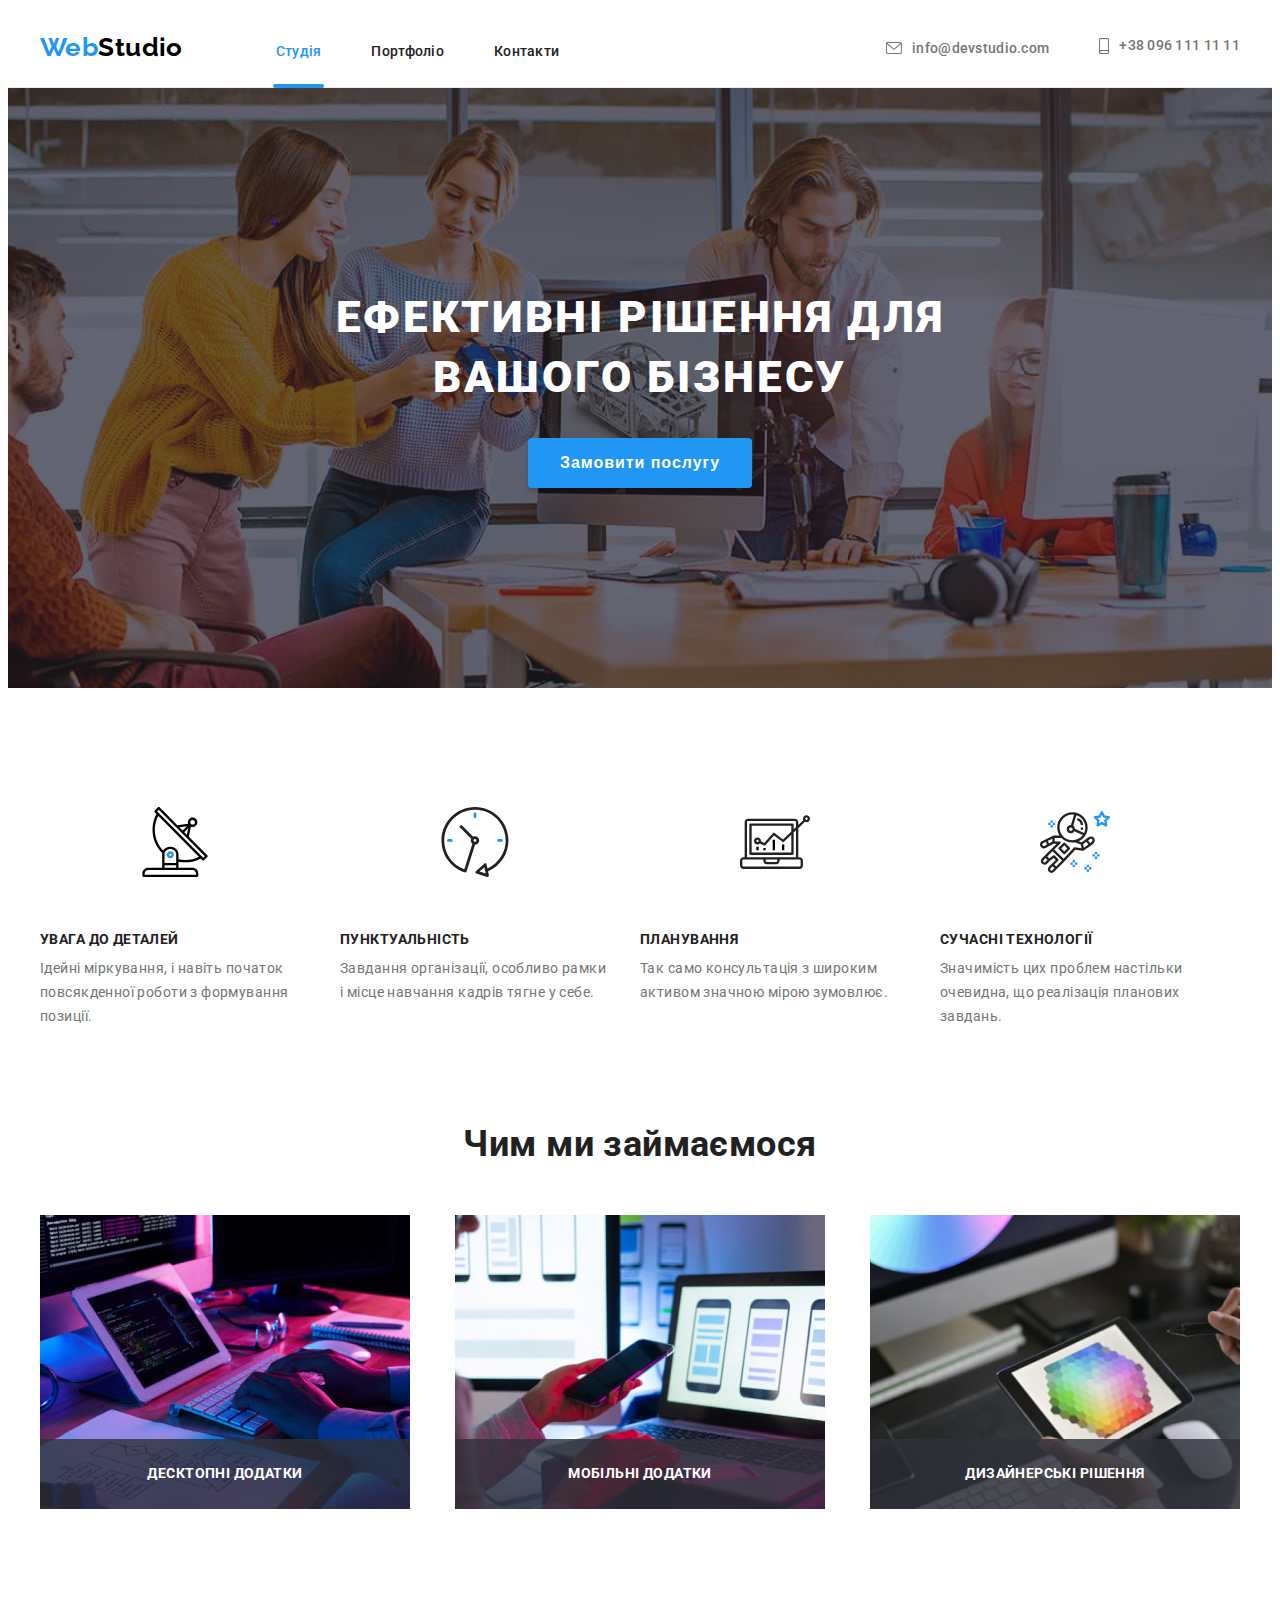
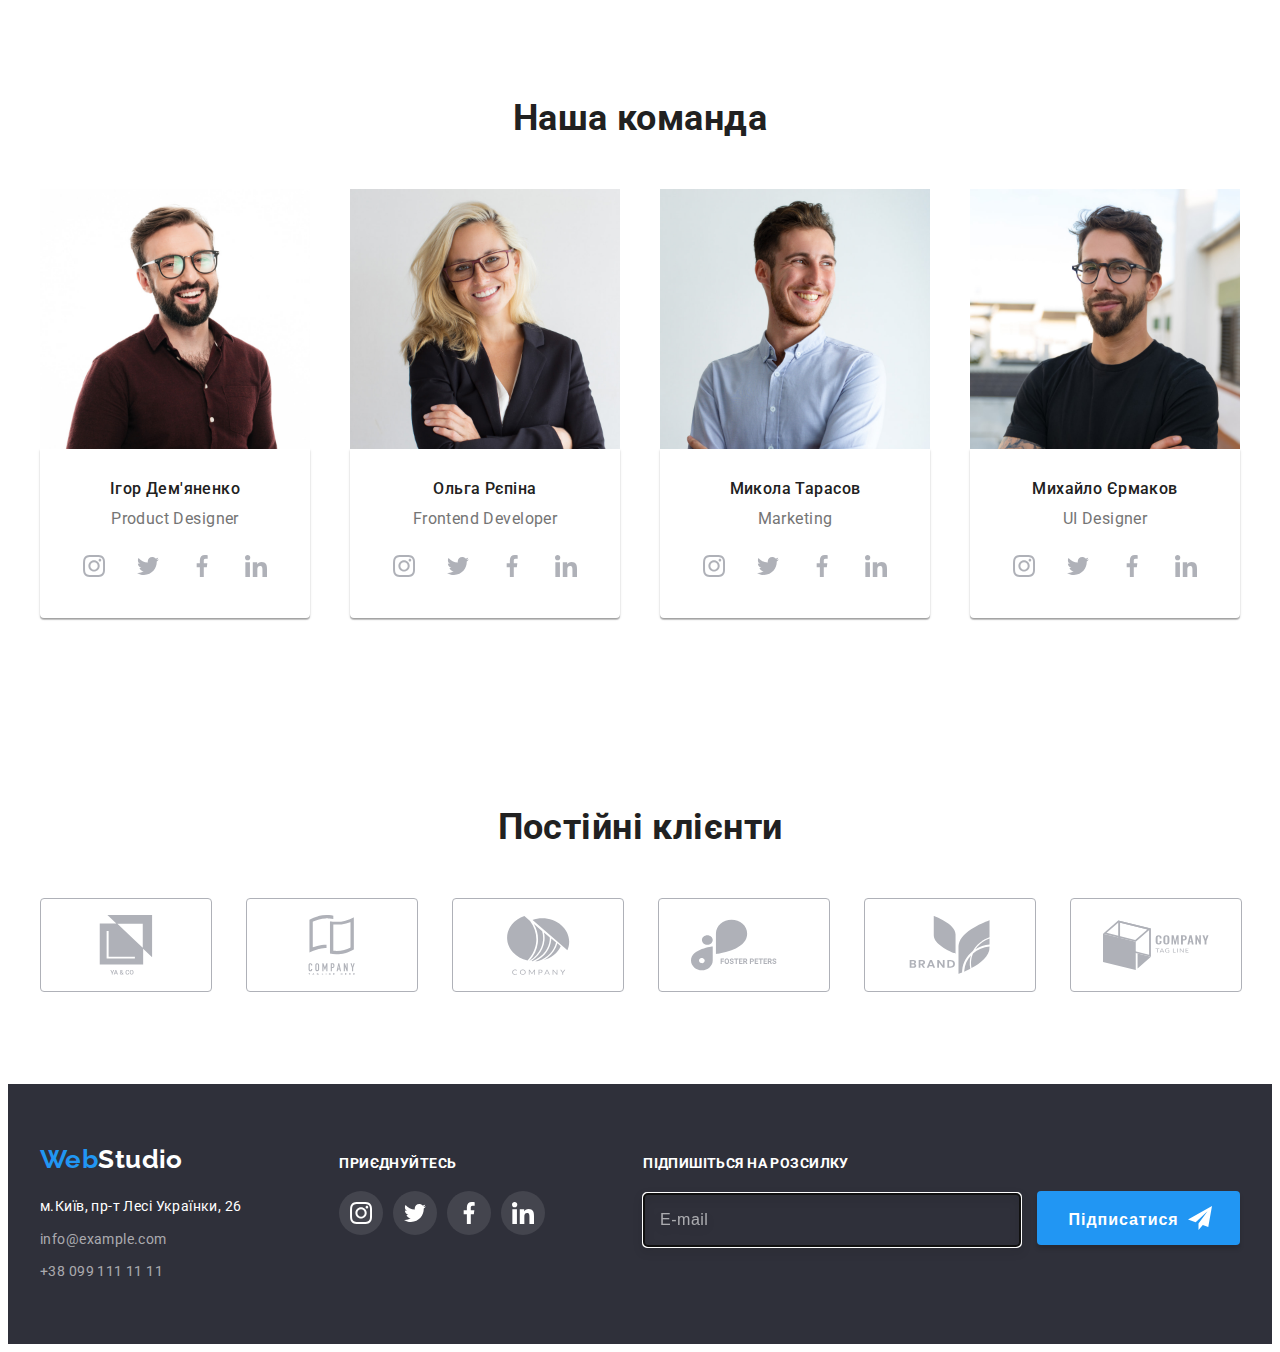
<file: index.html>
<!DOCTYPE html>
<html lang="uk">
  <head>
    <meta charset="UTF-8" />
    <meta http-equiv="X-UA-Compatible" content="IE=edge" />
    <meta name="viewport" content="width=device-width, initial-scale=1.0" />
    <title>WebStudio</title>
    <link
      href="https://fonts.googleapis.com/css2?family=Raleway:wght@700&family=Roboto:wght@400;500;700;900"
      rel="stylesheet"
    />

    <link
      rel="stylesheet"
      href="https://cdnjs.cloudflare.com/ajax/libs/modern-normalize/1.1.0/modern-normalize.min.css"
      integrity="sha512-wpPYUAdjBVSE4KJnH1VR1HeZfpl1ub8YT/NKx4PuQ5NmX2tKuGu6U/JRp5y+Y8XG2tV+wKQpNHVUX03MfMFn9Q=="
      crossorigin="anonymous"
      referrerpolicy="no-referrer"
    />
    <!-- <link rel="stylesheet" href="./css/normalize.css" /> -->
    <!-- <link rel="stylesheet" href="./css/aside.css"/> -->
    <link rel="stylesheet" href="./css/styles.css" />
  </head>

  <body>
    <header class="header">
      <div class="header__container container">
        <nav class="menu">
          <a class="logo" href="./index.html"
            ><span class="accent">Web</span>Studio</a
          >
          <ul class="header__items header__items-nav items">
            <li class="header__item active">
              <a class="nav__link link" href="./index.html">Студія</a>
            </li>

            <li class="header__item">
              <a class="nav__link link" href="./portfolio.html">Портфоліо</a>
            </li>

            <li class="header__item">
              <a class="nav__link link" href="#">Контакти</a>
            </li>
          </ul>
        </nav>

        <ul class="header__items items">
          <li class="header__item">
            <a
              class="contact__link contact__link-envelope link"
              href="mailto:info@devstudio.com"
            >
              <svg class="icon__contact" width="16px" height="12px">
                <use href="./images/icon/symbol-defs.svg#icon-envelope"></use>
              </svg>
              info@devstudio.com</a
            >
          </li>

          <li class="header__item">
            <a class="contact__link link" href="tel:+380961111111"
              ><svg class="icon__contact" width="10px" height="16px">
                <use
                  href="./images/icon/symbol-defs.svg#icon-smartphone "
                ></use>
              </svg>
              +38 096 111 11 11</a
            >
          </li>
        </ul>
      </div>
    </header>

    <main>
      <section class="section hero">
        <div class="container">
          <h1 class="hero__title title">
            Ефективні рішення для вашого бізнесу
          </h1>
          <button class="hero__button button" type="button" data-modal-open>
            Замовити послугу
          </button>
        </div>
      </section>
      <section class="section features">
        <div class="container">
          <h2 class="visually-hidden">Особливості</h2>
          <ul class="features__items items">
            <li class="features__item">
              <div class="features__tumb">
                <svg class="features__icon">
                  <use href="./images/icon/symbol-defs.svg#icon-antenna "></use>
                </svg>
              </div>
              <h3 class="feature__subtitle subtitle">Увага до деталей</h3>
              <p class="feature__text">
                Ідейні міркування, і навіть початок повсякденної роботи з
                формування позиції.
              </p>
            </li>

            <li class="features__item">
              <div class="features__tumb">
                <svg class="features__icon">
                  <use href="./images/icon/symbol-defs.svg#icon-clock "></use>
                </svg>
              </div>
              <h3 class="feature__subtitle subtitle">Пунктуальність</h3>
              <p class="feature__text">
                Завдання організації, особливо рамки і місце навчання кадрів
                тягне у себе.
              </p>
            </li>

            <li class="features__item">
              <div class="features__tumb">
                <svg class="features__icon">
                  <use href="./images/icon/symbol-defs.svg#icon-diagram "></use>
                </svg>
              </div>
              <h3 class="feature__subtitle subtitle">Планування</h3>
              <p class="feature__text">
                Так само консультація з широким активом значною мірою зумовлює.
              </p>
            </li>
            <li class="features__item">
              <div class="features__tumb">
                <svg class="features__icon">
                  <use
                    href="./images/icon/symbol-defs.svg#icon-astronaut "
                  ></use>
                </svg>
              </div>
              <h3 class="feature__subtitle subtitle">Сучасні технології</h3>
              <p class="feature__text">
                Значимість цих проблем настільки очевидна, що реалізація
                планових завдань.
              </p>
            </li>
          </ul>
        </div>
      </section>

      <section class="section activity">
        <div class="container">
          <h2 class="title">Чим ми займаємося</h2>
          <ul class="activity__items items">
            <li>
              <div class="activity__tumb">
                <img
                  class="activity__img"
                  src="./images/box-1.jpg"
                  alt="ПК"
                  width="370"
                />
                <h3 class="activiti__subtitle subtitle">Десктопні додатки</h3>
              </div>
            </li>
            <li>
              <div class="activity__tumb">
                <img
                  class="activity__img"
                  src="./images/box-2.jpg"
                  alt="Телефон"
                  width="370"
                />
                <h3 class="activiti__subtitle subtitle">Мобільні додатки</h3>
              </div>
            </li>
            <li>
              <div class="activity__tumb">
                <img
                  class="activity__img"
                  src="./images/box-3.jpg"
                  alt="Планшет"
                  width="370"
                />
                <h3 class="activiti__subtitle subtitle">
                  Дизайнерські рішення
                </h3>
              </div>
            </li>
          </ul>
        </div>
      </section>
      <section class="section team">
        <div class="container">
          <h2 class="title">Наша команда</h2>
          <ul class="team__items items">
            <li>
              <img
                class="team__img"
                src="./images/team-1.jpg"
                alt="Игорь Демьяненко"
                width="270"
              />
              <div class="team__card">
                <h3 class="team__subtitle">Ігор Дем'яненко</h3>
                <p class="team__text" lang="en">Product Designer</p>
                <ul class="social__icons items">
                  <li class="tumb-social">
                    <a href="" class="icon-social__team icon-social">
                      <svg class="icon-social__icon" width="22" height="22">
                        <use
                          href="./images/icon/symbol-defs.svg#icon-instagram"
                        ></use>
                      </svg>
                    </a>
                  </li>
                  <li class="tumb-social">
                    <a href="" class="icon-social__team icon-social">
                      <svg class="icon-social__icon" width="22" height="22">
                        <use
                          href="./images/icon/symbol-defs.svg#icon-twitter "
                        ></use>
                      </svg>
                    </a>
                  </li>
                  <li class="tumb-social">
                    <a href="" class="icon-social__team icon-social">
                      <svg class="icon-social__icon" width="22" height="22">
                        <use
                          href="./images/icon/symbol-defs.svg#icon-facebook"
                        ></use>
                      </svg>
                    </a>
                  </li>
                  <li class="tumb-social">
                    <a href="" class="icon-social__team icon-social">
                      <svg class="icon-social__icon" width="22" height="22">
                        <use
                          href="./images/icon/symbol-defs.svg#icon-linkedin "
                        ></use>
                      </svg>
                    </a>
                  </li>
                </ul>
              </div>
            </li>

            <li>
              <img
                class="team__img"
                src="./images/team-2.jpg"
                alt="Ольга Репина"
                width="270"
              />
              <div class="team__card">
                <h3 class="team__subtitle">Ольга Рєпіна</h3>
                <p class="team__text" lang="en">Frontend Developer</p>
                <ul class="social__icons items">
                  <li class="tumb-social">
                    <a href="" class="icon-social__team icon-social">
                      <svg class="icon-social__icon" width="22" height="22">
                        <use
                          href="./images/icon/symbol-defs.svg#icon-instagram"
                        ></use>
                      </svg>
                    </a>
                  </li>
                  <li class="tumb-social">
                    <a href="" class="icon-social__team icon-social">
                      <svg class="icon-social__icon" width="22" height="22">
                        <use
                          href="./images/icon/symbol-defs.svg#icon-twitter "
                        ></use>
                      </svg>
                    </a>
                  </li>
                  <li class="tumb-social">
                    <a href="" class="icon-social__team icon-social">
                      <svg class="icon-social__icon" width="22" height="22">
                        <use
                          href="./images/icon/symbol-defs.svg#icon-facebook"
                        ></use>
                      </svg>
                    </a>
                  </li>
                  <li class="tumb-social">
                    <a href="" class="icon-social__team icon-social">
                      <svg class="icon-social__icon" width="22" height="22">
                        <use
                          href="./images/icon/symbol-defs.svg#icon-linkedin "
                        ></use>
                      </svg>
                    </a>
                  </li>
                </ul>
              </div>
            </li>

            <li>
              <img
                class="team__img"
                src="./images/team-3.jpg"
                alt="Микола Тарасов"
                width="270"
              />
              <div class="team__card">
                <h3 class="team__subtitle">Микола Тарасов</h3>
                <p class="team__text" lang="en">Marketing</p>
                <ul class="social__icons items">
                  <li class="tumb-social">
                    <a href="" class="icon-social__team icon-social">
                      <svg class="icon-social__icon" width="22" height="22">
                        <use
                          href="./images/icon/symbol-defs.svg#icon-instagram"
                        ></use>
                      </svg>
                    </a>
                  </li>
                  <li class="tumb-social">
                    <a href="" class="icon-social__team icon-social">
                      <svg class="icon-social__icon" width="22" height="22">
                        <use
                          href="./images/icon/symbol-defs.svg#icon-twitter "
                        ></use>
                      </svg>
                    </a>
                  </li>
                  <li class="tumb-social">
                    <a href="" class="icon-social__team icon-social">
                      <svg class="icon-social__icon" width="22" height="22">
                        <use
                          href="./images/icon/symbol-defs.svg#icon-facebook"
                        ></use>
                      </svg>
                    </a>
                  </li>
                  <li class="tumb-social">
                    <a href="" class="icon-social__team icon-social">
                      <svg class="icon-social__icon" width="22" height="22">
                        <use
                          href="./images/icon/symbol-defs.svg#icon-linkedin "
                        ></use>
                      </svg>
                    </a>
                  </li>
                </ul>
              </div>
            </li>

            <li>
              <img
                class="team__img"
                src="./images/team-4.jpg"
                alt="Михайло Єрмаков"
                width="270"
              />
              <div class="team__card">
                <h3 class="team__subtitle">Михайло Єрмаков</h3>
                <p class="team__text" lang="en">UI Designer</p>
                <ul class="social__icons items">
                  <li class="tumb-social">
                    <a href="" class="icon-social__team icon-social">
                      <svg class="icon-social__icon" width="22" height="22">
                        <use
                          href="./images/icon/symbol-defs.svg#icon-instagram"
                        ></use>
                      </svg>
                    </a>
                  </li>
                  <li class="tumb-social">
                    <a href="" class="icon-social__team icon-social">
                      <svg class="icon-social__icon" width="22" height="22">
                        <use
                          href="./images/icon/symbol-defs.svg#icon-twitter "
                        ></use>
                      </svg>
                    </a>
                  </li>
                  <li class="tumb-social">
                    <a href="" class="icon-social__team icon-social">
                      <svg class="icon-social__icon" width="22" height="22">
                        <use
                          href="./images/icon/symbol-defs.svg#icon-facebook"
                        ></use>
                      </svg>
                    </a>
                  </li>
                  <li class="tumb-social">
                    <a href="" class="icon-social__team icon-social">
                      <svg class="icon-social__icon" width="22" height="22">
                        <use
                          href="./images/icon/symbol-defs.svg#icon-linkedin "
                        ></use>
                      </svg>
                    </a>
                  </li>
                </ul>
              </div>
            </li>
          </ul>
        </div>
      </section>
      <section class="section customers">
        <div class="container">
          <h2 class="title">Постійні клієнти</h2>
          <ul class="customers__items items">
            <li class="customers__item">
              <a href="" class="customers__link">
                <svg class="customers__icon" width="106" height="60">
                  <use href="./images/icon/symbol-defs.svg#icon-company1"></use>
                </svg>
              </a>
            </li>

            <li class="customers__item">
              <a href="" class="customers__link">
                <svg class="customers__icon" width="106" height="60">
                  <use href="./images/icon/symbol-defs.svg#icon-company2"></use>
                </svg>
              </a>
            </li>
            <li class="customers__item">
              <a href="" class="customers__link">
                <svg class="customers__icon" width="106" height="60">
                  <use href="./images/icon/symbol-defs.svg#icon-company3"></use>
                </svg>
              </a>
            </li>
            <li class="customers__item">
              <a href="" class="customers__link">
                <svg class="customers__icon" width="106" height="60">
                  <use href="./images/icon/symbol-defs.svg#icon-company4"></use>
                </svg>
              </a>
            </li>
            <li class="customers__item">
              <a href="" class="customers__link">
                <svg class="customers__icon" width="106" height="60">
                  <use href="./images/icon/symbol-defs.svg#icon-company5"></use>
                </svg>
              </a>
            </li>
            <li class="customers__item">
              <a href="" class="customers__link">
                <svg class="customers__icon" width="106" height="60">
                  <use href="./images/icon/symbol-defs.svg#icon-company6"></use>
                </svg>
              </a>
            </li>
          </ul>
        </div>
      </section>
    </main>

    <footer class="footer">
      <div class="footer__container container">
        <div class="footer__block">
          <a class="logo__footer logo" href="./index.html">
            <span class="accent">Web</span>Studio
          </a>
          <address class="footer__address">
            <ul class="items">
              <li class="footer__item">
                <a
                  class="link address"
                  href="https://goo.gl/maps/3Kuta68CW6E7DT3t5"
                  target="_blank"
                  rel="noopener nofollow"
                  >м.Київ, пр-т Лесі Українки, 26</a
                >
              </li>
              <li class="footer__item">
                <a class="footer__link link" href="mailto:info@example.com"
                  >info@example.com</a
                >
              </li>
              <li class="footer__item">
                <a class="footer__link link" href="tel:+380991111111"
                  >+38 099 111 11 11</a
                >
              </li>
            </ul>
          </address>
        </div>
        <div class="footer__block footer-social">
          <h3 class="footer__subtitle subtitle">приєднуйтесь</h3>
          <ul class="social__icons items">
            <li class="footer__icon tumb-social">
              <a href="" class="icon-social__footer icon-social">
                <svg class="icon-social__icon" width="22" height="22">
                  <use
                    href="./images/icon/symbol-defs.svg#icon-instagram"
                  ></use>
                </svg>
              </a>
            </li>
            <li class="footer__icon tumb-social">
              <a href="" class="icon-social__footer icon-social">
                <svg class="icon-social__icon" width="22" height="22">
                  <use href="./images/icon/symbol-defs.svg#icon-twitter "></use>
                </svg>
              </a>
            </li>
            <li class="footer__icon tumb-social">
              <a href="" class="icon-social__footer icon-social">
                <svg class="icon-social__icon" width="22" height="22">
                  <use href="./images/icon/symbol-defs.svg#icon-facebook"></use>
                </svg>
              </a>
            </li>
            <li class="footer__icon tumb-social">
              <a href="" class="icon-social__footer icon-social">
                <svg class="icon-social__icon" width="22" height="22">
                  <use
                    href="./images/icon/symbol-defs.svg#icon-linkedin "
                  ></use>
                </svg>
              </a>
            </li>
          </ul>
        </div>
        <form action="" footer__block>
          <h3 class="footer__subtitle subtitle">Підпишіться на розсилку</h3>
          <div>
            <label>
              <input
                class="footer__input"
                type="email"
                name="email"
                id="user_email"
                placeholder="E-mail"
                autofocus
              />
            </label>
            <button class="footer__button button" type="submit">
              Підписатися
              <svg
                class="icon-social__icon footer__send-icon"
                width="24"
                height="24"
              >
                <use href="./images/icon/symbol-defs.svg#icon-send"></use>
              </svg>
            </button>
          </div>
        </form>
      </div>
    </footer>

    <div class="backdrop is-hidden" data-modal>
      <div class="modal">
        <button type="button" class="modal__close" data-modal-close>
          <svg class="modal__close-icon" width="18" height="18">
            <use href="./images/icon/symbol-defs.svg#icon-close"></use>
          </svg>
        </button>

        <p class="modal__title">Залиште свої дані, ми вам передзвонимо</p>
        <form class="modal__form">
          <label for="username" class="modal__label">Ім'я</label>
          <div class="modal__user-name modal__input-wrapper">
            <input
              type="text"
              id="username"
              name="username"
              class="modal__input"
              minlength="2"
              required
            />
            <svg class="modal__input-icon" width="18" height="18">
              <use
                href="./images/icon/symbol-defs.svg#icon-person-black-18dp"
              ></use>
            </svg>
          </div>
          <label for="phone" class="modal__label">Телефон</label>
          <div class="modal__user-name modal__input-wrapper">
            <input
              type="tel"
              id="phone"
              name="phone"
              class="modal__input"
              required
            />
            <svg class="modal__input-icon" width="18" height="18">
              <use href="./images/icon/symbol-defs.svg#icon-phone"></use>
            </svg>
          </div>
          <label for="mail" class="modal__label">Пошта</label>
          <div class="modal__user-name modal__input-wrapper">
            <input type="email" id="mail" name="mail" class="modal__input" />
            <svg class="modal__input-icon" width="18" height="18">
              <use href="./images/icon/symbol-defs.svg#icon-email"></use>
            </svg>
          </div>

          <label for="comment" class="modal__label">Коментар</label>
          <div class="modal__input-wrapper">
            <textarea
              class="modal__comment modal__input"
              name="comment"
              id="comment"
              rows="5"
              placeholder="Введіть текст"
            ></textarea>
          </div>
          <div class="checkbox-wrapper">
            <input
              type="checkbox"
              name="checkbox"
              id="modal__checkbox"
              class="checkbox"
              value=""
            />
            <label for="modal__checkbox" class="label"
              >Погоджуюся з розсилкою та приймаю
              <a class="ref" href=""
                ><span class="ref-text">Умови договору</span>
              </a>
            </label>
          </div>
          <button type="submit" class="modal__button button">Відправити</button>
        </form>
      </div>
    </div>
    <script src="./js/modal.js"></script>
  </body>
</html>
<!-- Врахувати висоту хедера
      <script>
      const { height: pageHeaderHeight } = document
        .querySelector(".header__container")
        .getBoundingClientRect();
      document.body.style.paddingTop = `${pageHeaderHeight}px`;
    </script> -->
</file>
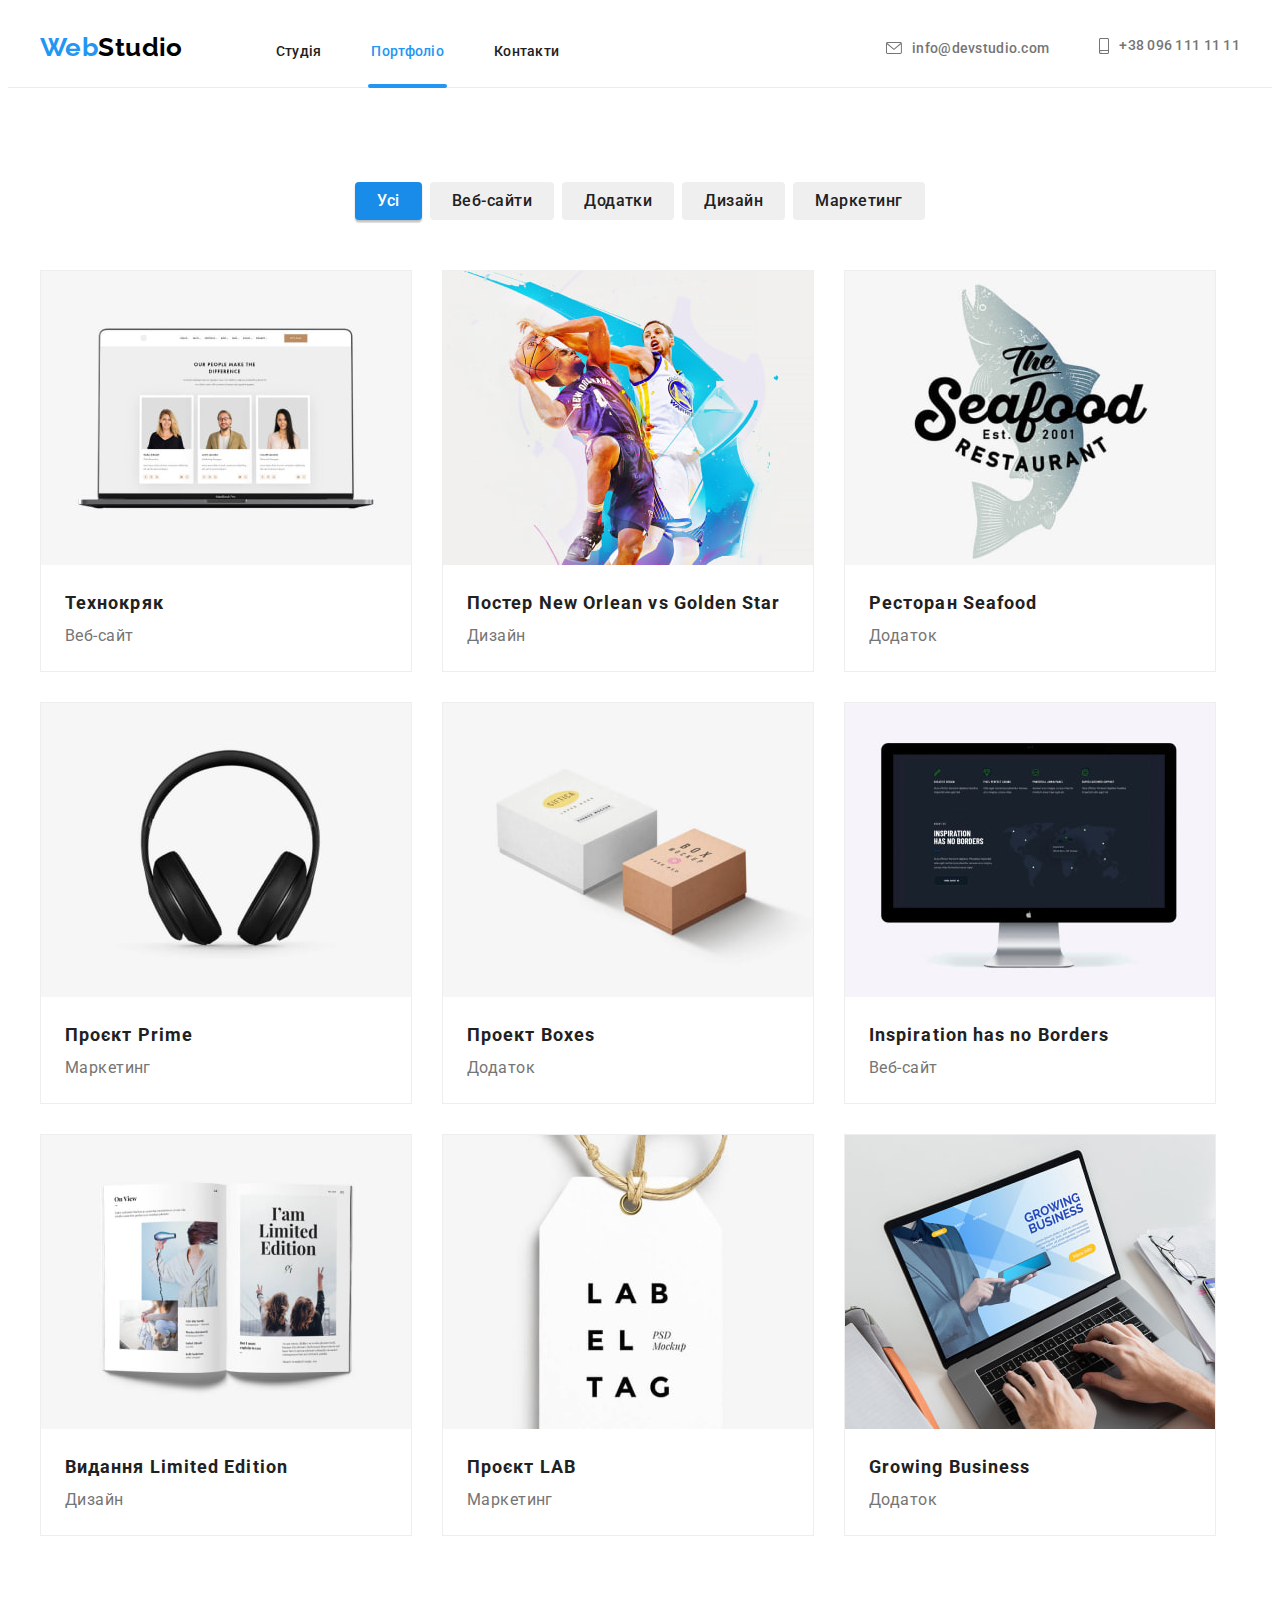
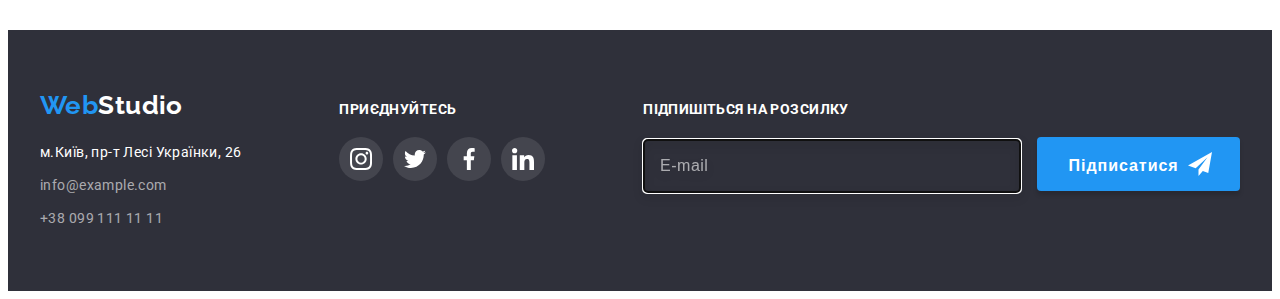
<file: portfolio.html>
<!DOCTYPE html>
<html lang="uk">
  <head>
    <meta charset="UTF-8" />
    <meta http-equiv="X-UA-Compatible" content="IE=edge" />
    <meta name="viewport" content="width=device-width, initial-scale=1.0" />
    <title>WebStudio</title>
    <link
      href="https://fonts.googleapis.com/css2?family=Raleway:wght@700&family=Roboto:wght@400;500;700;900"
      rel="stylesheet"
    />

    <link
      rel="stylesheet"
      href="https://cdnjs.cloudflare.com/ajax/libs/modern-normalize/1.1.0/modern-normalize.min.css"
      integrity="sha512-wpPYUAdjBVSE4KJnH1VR1HeZfpl1ub8YT/NKx4PuQ5NmX2tKuGu6U/JRp5y+Y8XG2tV+wKQpNHVUX03MfMFn9Q=="
      crossorigin="anonymous"
      referrerpolicy="no-referrer"
    />
    <!-- <link rel="stylesheet" href="./css/normalize.css" /> -->
    <!-- <link rel="stylesheet" href="./css/aside.css"/> -->
    <link rel="stylesheet" href="./css/styles.css" />
  </head>
  <body>
    <header class="header">
      <div class="header__container container">
        <nav class="menu">
          <a class="logo" href="./index.html"
            ><span class="accent">Web</span>Studio</a
          >
          <ul class="header__items header__items-nav items">
            <li class="header__item">
              <a class="nav__link link" href="./index.html">Студія</a>
            </li>

            <li class="header__item active">
              <a class="nav__link link" href="./portfolio.html">Портфоліо</a>
            </li>

            <li>
              <a class="nav__link link" href="#">Контакти</a>
            </li>
          </ul>
        </nav>

        <ul class="header__items items">
          <li class="header__item">
            <a class="contact__link link" href="mailto:info@devstudio.com">
              <svg class="icon__contact" width="16px" height="12px">
                <use href="./images/icon/symbol-defs.svg#icon-envelope "></use>
              </svg>
              info@devstudio.com</a
            >
          </li>

          <li class="header__item">
            <a class="contact__link link" href="tel:+380961111111"
              ><svg class="icon__contact" width="10px" height="16px">
                <use
                  href="./images/icon/symbol-defs.svg#icon-smartphone "
                ></use>
              </svg>
              +38 096 111 11 11</a
            >
          </li>
        </ul>
      </div>
    </header>
    <main>
      <section class="section portfolio">
        <div class="container">
          <h1 class="visually-hidden">Portfolio</h1>

          <ul class="filters">
            <li class="filters__item">
              <button type="button" class="filters__button filtered">
                Усі
              </button>
            </li>
            <li class="filters__item">
              <button type="button" class="filters__button">Веб-сайти</button>
            </li>
            <li class="filters__item">
              <button type="button" class="filters__button">Додатки</button>
            </li>
            <li class="filters__item">
              <button type="button" class="filters__button">Дизайн</button>
            </li>
            <li class="filters__item">
              <button type="button" class="filters__button">Маркетинг</button>
            </li>
          </ul>

          <ul class="galery">
            <li class="galery__card">
              <a href="" class="galery__card-link link">
                <div class="galery__card-tumb">
                  <img
                    src="./images/portfolio/img1.jpg"
                    alt="Картки людей на екрані ноутбука"
                    width="370"
                  />
                  <p class="galery__card-text">
                    Ресурс пропонує комплексні пропозиції з різним рівнем
                    функціоналу та сервісів. Все це дозволить відвідувачу
                    отримати вичерпні відомості про компанію чи приватну особу.
                  </p>
                </div>

                <div class="galery__card-subscribe">
                  <h3 class="galery__card-title">Технокряк</h3>
                  <p class="galery__card-content">Веб-сайт</p>
                </div>
              </a>
            </li>

            <li class="galery__card">
              <a href="" class="galery__card-link link">
                <div class="galery__card-tumb">
                  <img
                    src="./images/portfolio/img2.jpg"
                    alt="Баскетболісти з м'ячем"
                    width="370"
                  />
                  <p class="galery__card-text">
                    Ресурс пропонує комплексні пропозиції з різним рівнем
                    функціоналу та сервісів. Все це дозволить відвідувачу
                    отримати вичерпні відомості про компанію чи приватну особу.
                  </p>
                </div>
                <div class="galery__card-subscribe">
                  <h3 class="galery__card-title">
                    Постер New Orlean vs Golden Star
                  </h3>
                  <p class="galery__card-content">Дизайн</p>
                </div>
              </a>
            </li>

            <li class="galery__card">
              <a href="" class="galery__card-link link">
                <div class="galery__card-tumb">
                  <img
                    src="./images/portfolio/img3.jpg"
                    alt="Реклама ресторану"
                    width="370"
                  />
                  <p class="galery__card-text">
                    Ресурс пропонує комплексні пропозиції з різним рівнем
                    функціоналу та сервісів. Все це дозволить відвідувачу
                    отримати вичерпні відомості про компанію чи приватну особу.
                  </p>
                </div>
                <div class="galery__card-subscribe">
                  <h3 class="galery__card-title">Ресторан Seafood</h3>
                  <p class="galery__card-content">Додаток</p>
                </div>
              </a>
            </li>

            <li class="galery__card">
              <a href="" class="galery__card-link link">
                <div class="galery__card-tumb">
                  <img
                    src="./images/portfolio/img4.jpg"
                    alt="Навушники"
                    width="370"
                  />
                  <p class="galery__card-text">
                    Ресурс пропонує комплексні пропозиції з різним рівнем
                    функціоналу та сервісів. Все це дозволить відвідувачу
                    отримати вичерпні відомості про компанію чи приватну особу.
                  </p>
                </div>
                <div class="galery__card-subscribe">
                  <h3 class="galery__card-title">Проєкт Prime</h3>
                  <p class="galery__card-content">Маркетинг</p>
                </div>
              </a>
            </li>

            <li class="galery__card">
              <a href="" class="galery__card-link link">
                <div class="galery__card-tumb">
                  <img
                    src="./images/portfolio/img5.jpg"
                    alt="Упаковочні коробки"
                    width="370"
                  />
                  <p class="galery__card-text">
                    Ресурс пропонує комплексні пропозиції з різним рівнем
                    функціоналу та сервісів. Все це дозволить відвідувачу
                    отримати вичерпні відомості про компанію чи приватну особу.
                  </p>
                </div>
                <div class="galery__card-subscribe">
                  <h3 class="galery__card-title">Проект Boxes</h3>
                  <p class="galery__card-content">Додаток</p>
                </div>
              </a>
            </li>

            <li class="galery__card">
              <a href="" class="galery__card-link link">
                <div class="galery__card-tumb">
                  <img
                    src="./images/portfolio/img6.jpg"
                    alt="Монітор ПК"
                    width="370"
                  />
                  <p class="galery__card-text">
                    Ресурс пропонує комплексні пропозиції з різним рівнем
                    функціоналу та сервісів. Все це дозволить відвідувачу
                    отримати вичерпні відомості про компанію чи приватну особу.
                  </p>
                </div>
                <div class="galery__card-subscribe">
                  <h3 class="galery__card-title">Inspiration has no Borders</h3>
                  <p class="galery__card-content">Веб-сайт</p>
                </div>
              </a>
            </li>

            <li class="galery__card">
              <a href="" class="galery__card-link link">
                <div class="galery__card-tumb">
                  <img
                    src="./images/portfolio/img7.jpg"
                    alt="Розгортка модного журналу "
                    width="370"
                  />
                  <p class="galery__card-text">
                    Ресурс пропонує комплексні пропозиції з різним рівнем
                    функціоналу та сервісів. Все це дозволить відвідувачу
                    отримати вичерпні відомості про компанію чи приватну особу.
                  </p>
                </div>
                <div class="galery__card-subscribe">
                  <h3 class="galery__card-title">Видання Limited Edition</h3>
                  <p class="galery__card-content">Дизайн</p>
                </div>
              </a>
            </li>

            <li class="galery__card">
              <a href="" class="galery__card-link link">
                <div class="galery__card-tumb">
                  <img
                    src="./images/portfolio/img8.jpg"
                    alt="Бірка"
                    width="370"
                  />
                  <p class="galery__card-text">
                    Ресурс пропонує комплексні пропозиції з різним рівнем
                    функціоналу та сервісів. Все це дозволить відвідувачу
                    отримати вичерпні відомості про компанію чи приватну особу.
                  </p>
                </div>
                <div class="galery__card-subscribe">
                  <h3 class="galery__card-title">Проєкт LAB</h3>
                  <p class="galery__card-content">Маркетинг</p>
                </div>
              </a>
            </li>

            <li class="galery__card">
              <a href="" class="galery__card-link link">
                <div class="galery__card-tumb">
                  <img
                    src="./images/portfolio/img9.jpg"
                    alt="Робота з ноутбуком"
                    width="370"
                  />
                  <p class="galery__card-text">
                    Ресурс пропонує комплексні пропозиції з різним рівнем
                    функціоналу та сервісів. Все це дозволить відвідувачу
                    отримати вичерпні відомості про компанію чи приватну особу.
                  </p>
                </div>

                <div class="galery__card-subscribe">
                  <h3 class="galery__card-title">Growing Business</h3>
                  <p class="galery__card-content">Додаток</p>
                </div>
              </a>
            </li>
          </ul>
        </div>
      </section>
    </main>

    <footer class="footer">
      <div class="footer__container container">
        <div class="footer__block">
          <a class="logo__footer logo" href="./index.html">
            <span class="accent">Web</span>Studio
          </a>
          <address class="footer__address">
            <ul class="items">
              <li class="footer__item">
                <a
                  class="link address"
                  href="https://goo.gl/maps/3Kuta68CW6E7DT3t5"
                  target="_blank"
                  rel="noopener nofollow"
                  >м.Київ, пр-т Лесі Українки, 26</a
                >
              </li>
              <li class="footer__item">
                <a class="footer__link link" href="mailto:info@example.com"
                  >info@example.com</a
                >
              </li>
              <li class="footer__item">
                <a class="footer__link link" href="tel:+380991111111"
                  >+38 099 111 11 11</a
                >
              </li>
            </ul>
          </address>
        </div>
        <div class="footer__block footer-social">
          <h3 class="footer__subtitle subtitle">приєднуйтесь</h3>
          <ul class="social__icons items">
            <li class="footer__icon tumb-social">
              <a href="" class="icon-social__footer icon-social">
                <svg class="icon-social__icon" width="22" height="22">
                  <use
                    href="./images/icon/symbol-defs.svg#icon-instagram"
                  ></use>
                </svg>
              </a>
            </li>
            <li class="footer__icon tumb-social">
              <a href="" class="icon-social__footer icon-social">
                <svg class="icon-social__icon" width="22" height="22">
                  <use href="./images/icon/symbol-defs.svg#icon-twitter "></use>
                </svg>
              </a>
            </li>
            <li class="footer__icon tumb-social">
              <a href="" class="icon-social__footer icon-social">
                <svg class="icon-social__icon" width="22" height="22">
                  <use href="./images/icon/symbol-defs.svg#icon-facebook"></use>
                </svg>
              </a>
            </li>
            <li class="footer__icon tumb-social">
              <a href="" class="icon-social__footer icon-social">
                <svg class="icon-social__icon" width="22" height="22">
                  <use
                    href="./images/icon/symbol-defs.svg#icon-linkedin "
                  ></use>
                </svg>
              </a>
            </li>
          </ul>
        </div>
        <form action="" footer__block>
          <h3 class="footer__subtitle subtitle">Підпишіться на розсилку</h3>
          <div>
            <label>
              <input
                class="footer__input"
                type="email"
                name="email"
                id="user_email"
                placeholder="E-mail"
                autofocus
              />
            </label>
            <button class="footer__button button" type="submit">
              Підписатися
              <svg
                class="icon-social__icon footer__send-icon"
                width="24"
                height="24"
              >
                <use href="./images/icon/symbol-defs.svg#icon-send"></use>
              </svg>
            </button>
          </div>
        </form>
      </div>
    </footer>
  </body>
</html>
</file>
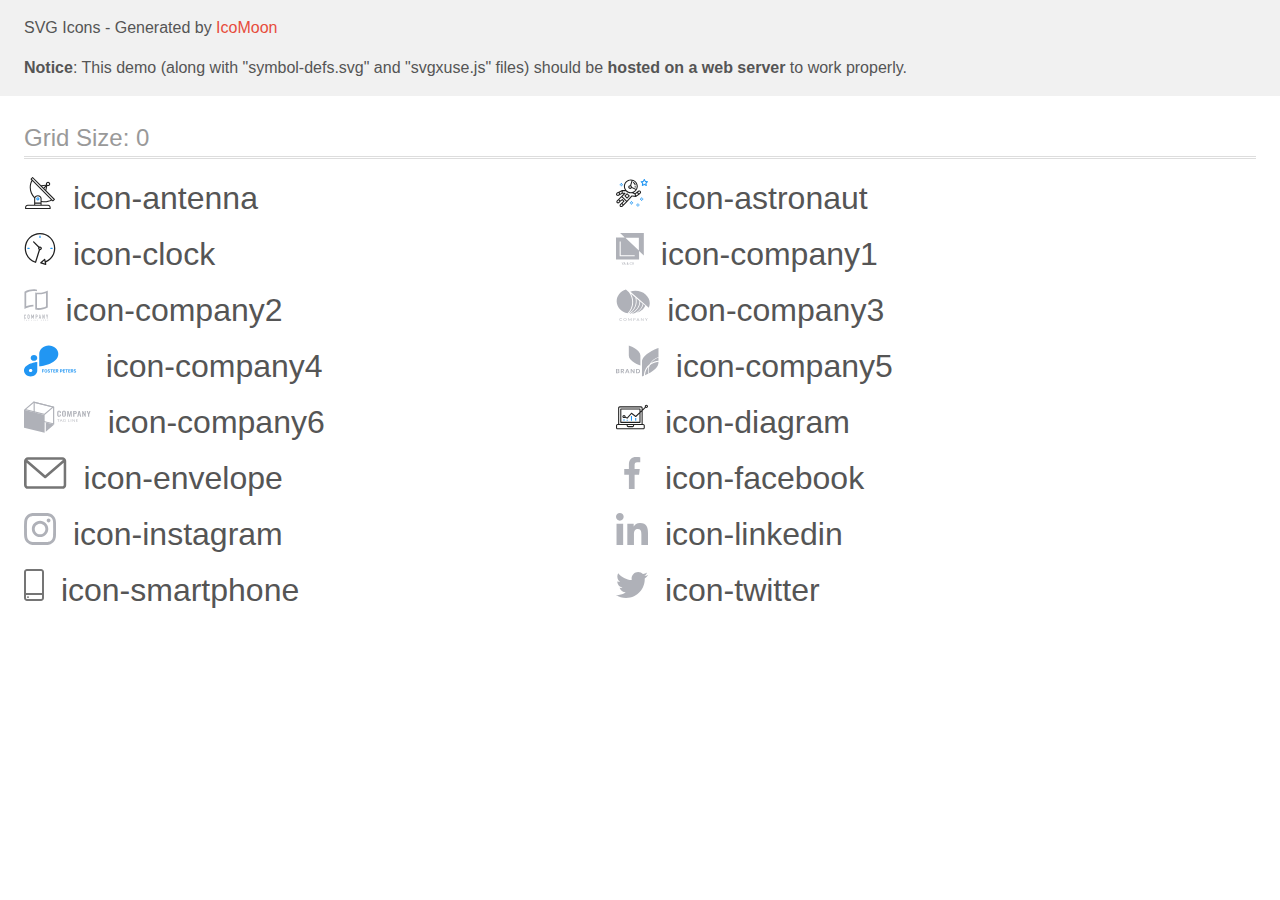
<file: images/icon/icomoonunarc/demo-external-svg.html>
<!doctype html>
<html>
<head>
    <title>IcoMoon - SVG Icons</title>
    <meta charset="utf-8">
    <meta name="viewport" content="width=device-width, initial-scale=1">
    <link rel="stylesheet" href="demo-files/demo.css">
    <link rel="stylesheet" href="style.css">
</head>
<body>
<header class="bgc1 clearfix">
<div class="mhl">
    <p>SVG Icons - Generated by <a href="https://icomoon.io/app">IcoMoon</a></p><p><strong>Notice</strong>: This demo (along with "symbol-defs.svg" and "svgxuse.js" files) should be <b>hosted on a web server</b> to work properly.</p>
</div>
</header>
    <div class="clearfix mhl ptl">
        <h1 class="mvm mtn fgc1">Grid Size: 0</h1>
        <div class="glyph fs1">
            <div class="clearfix pbs">
                <svg class="icon icon-antenna"><use xlink:href="symbol-defs.svg#icon-antenna"></use></svg><span class="name"> icon-antenna</span>
            </div>
        </div>
        <div class="glyph fs1">
            <div class="clearfix pbs">
                <svg class="icon icon-astronaut"><use xlink:href="symbol-defs.svg#icon-astronaut"></use></svg><span class="name"> icon-astronaut</span>
            </div>
        </div>
        <div class="glyph fs1">
            <div class="clearfix pbs">
                <svg class="icon icon-clock"><use xlink:href="symbol-defs.svg#icon-clock"></use></svg><span class="name"> icon-clock</span>
            </div>
        </div>
        <div class="glyph fs1">
            <div class="clearfix pbs">
                <svg class="icon icon-company1"><use xlink:href="symbol-defs.svg#icon-company1"></use></svg><span class="name"> icon-company1</span>
            </div>
        </div>
        <div class="glyph fs1">
            <div class="clearfix pbs">
                <svg class="icon icon-company2"><use xlink:href="symbol-defs.svg#icon-company2"></use></svg><span class="name"> icon-company2</span>
            </div>
        </div>
        <div class="glyph fs1">
            <div class="clearfix pbs">
                <svg class="icon icon-company3"><use xlink:href="symbol-defs.svg#icon-company3"></use></svg><span class="name"> icon-company3</span>
            </div>
        </div>
        <div class="glyph fs1">
            <div class="clearfix pbs">
                <svg class="icon icon-company4"><use xlink:href="symbol-defs.svg#icon-company4"></use></svg><span class="name"> icon-company4</span>
            </div>
        </div>
        <div class="glyph fs1">
            <div class="clearfix pbs">
                <svg class="icon icon-company5"><use xlink:href="symbol-defs.svg#icon-company5"></use></svg><span class="name"> icon-company5</span>
            </div>
        </div>
        <div class="glyph fs1">
            <div class="clearfix pbs">
                <svg class="icon icon-company6"><use xlink:href="symbol-defs.svg#icon-company6"></use></svg><span class="name"> icon-company6</span>
            </div>
        </div>
        <div class="glyph fs1">
            <div class="clearfix pbs">
                <svg class="icon icon-diagram"><use xlink:href="symbol-defs.svg#icon-diagram"></use></svg><span class="name"> icon-diagram</span>
            </div>
        </div>
        <div class="glyph fs1">
            <div class="clearfix pbs">
                <svg class="icon icon-envelope"><use xlink:href="symbol-defs.svg#icon-envelope"></use></svg><span class="name"> icon-envelope</span>
            </div>
        </div>
        <div class="glyph fs1">
            <div class="clearfix pbs">
                <svg class="icon icon-facebook"><use xlink:href="symbol-defs.svg#icon-facebook"></use></svg><span class="name"> icon-facebook</span>
            </div>
        </div>
        <div class="glyph fs1">
            <div class="clearfix pbs">
                <svg class="icon icon-instagram"><use xlink:href="symbol-defs.svg#icon-instagram"></use></svg><span class="name"> icon-instagram</span>
            </div>
        </div>
        <div class="glyph fs1">
            <div class="clearfix pbs">
                <svg class="icon icon-linkedin"><use xlink:href="symbol-defs.svg#icon-linkedin"></use></svg><span class="name"> icon-linkedin</span>
            </div>
        </div>
        <div class="glyph fs1">
            <div class="clearfix pbs">
                <svg class="icon icon-smartphone"><use xlink:href="symbol-defs.svg#icon-smartphone"></use></svg><span class="name"> icon-smartphone</span>
            </div>
        </div>
        <div class="glyph fs1">
            <div class="clearfix pbs">
                <svg class="icon icon-twitter"><use xlink:href="symbol-defs.svg#icon-twitter"></use></svg><span class="name"> icon-twitter</span>
            </div>
        </div>
  </div>
<script defer src="svgxuse.js"></script>
</body>
</html>
</file>
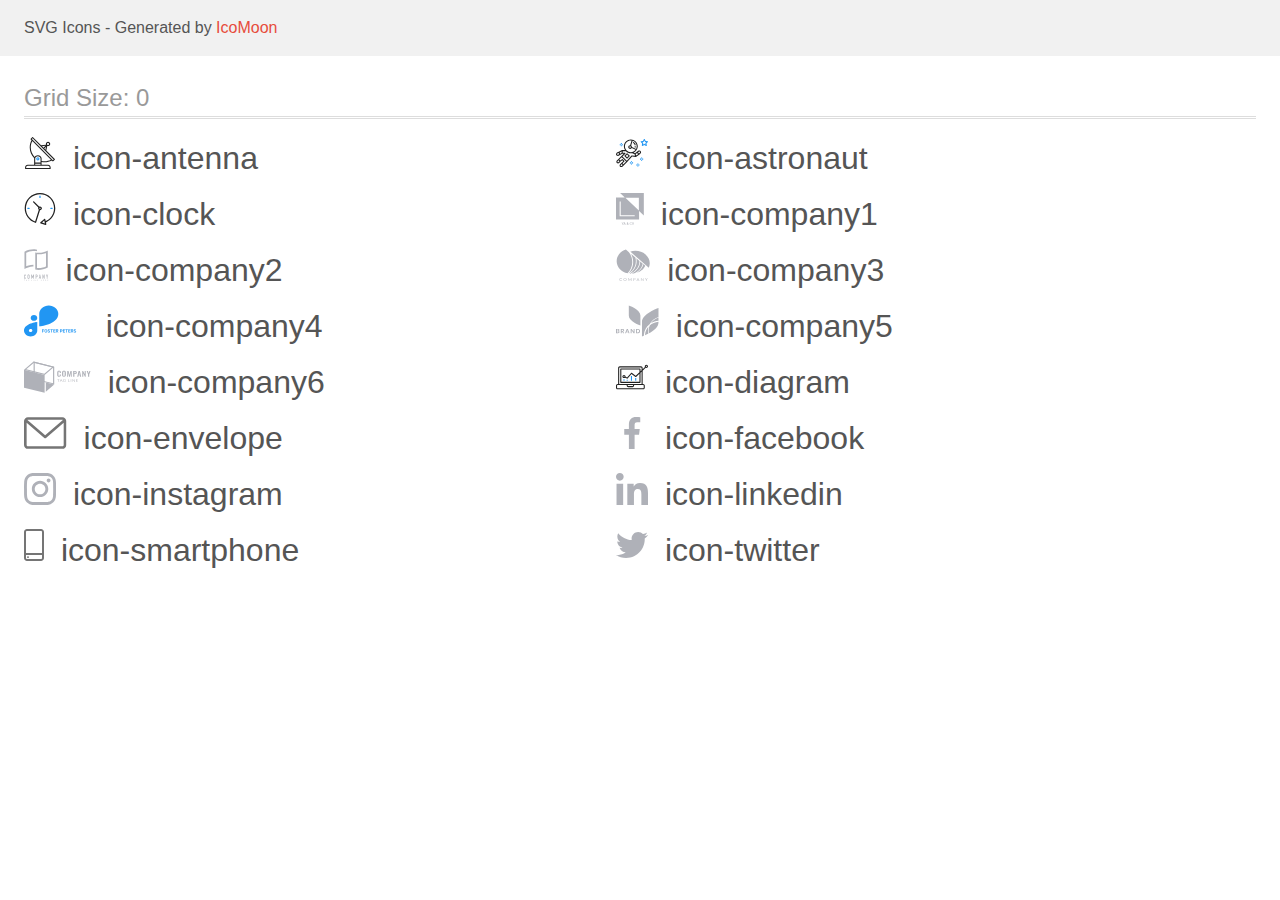
<file: images/icon/icomoonunarc/demo.html>
<!doctype html>
<html>
<head>
    <title>IcoMoon - SVG Icons</title>
    <meta charset="utf-8">
    <meta name="viewport" content="width=device-width, initial-scale=1">
    <link rel="stylesheet" href="demo-files/demo.css">
    <link rel="stylesheet" href="style.css">
</head>
<body>
<svg aria-hidden="true" style="position: absolute; width: 0; height: 0; overflow: hidden;" version="1.1" xmlns="http://www.w3.org/2000/svg" xmlns:xlink="http://www.w3.org/1999/xlink">
<defs>
<symbol id="icon-antenna" viewBox="0 0 32 32">
<path fill="#212121" style="fill: var(--color1, #212121)" d="M30.773 22.098l-8.443-8.505 0.937-4.616c0.225 0.090 0.485 0.144 0.758 0.146h0.007c0.008 0 0.017 0 0.026 0 1.192 0 2.159-0.967 2.159-2.159s-0.967-2.159-2.159-2.159c-1.192 0-2.159 0.967-2.159 2.159 0 0.259 0.046 0.508 0.13 0.739l-0.005-0.015-4.96 0.606-8.091-8.133c-0.096-0.098-0.229-0.159-0.376-0.16h-0c-0.14 0.001-0.274 0.057-0.373 0.155l-1.512 1.504c-0.096 0.097-0.156 0.23-0.156 0.377s0.060 0.281 0.156 0.377v0l0.814 0.825c-1.143 2.062-1.816 4.522-1.816 7.139 0 4.106 1.656 7.824 4.336 10.525l-0.001-0.001c0.043 0.041 0.092 0.074 0.146 0.097-0.032 0.164-0.051 0.353-0.052 0.546v6.188h-6.4c-1.472 0.001-2.666 1.194-2.667 2.666v1.067c0 0.295 0.239 0.534 0.534 0.534h24.534c0.294 0 0.533-0.239 0.533-0.534v-1.067c-0.002-1.472-1.195-2.665-2.666-2.666h-6.4v-2.742c1.003 0.21 2.024 0.317 3.049 0.32 2.58-0.003 5.005-0.663 7.117-1.822l-0.077 0.039 0.818 0.823c0.099 0.101 0.235 0.159 0.376 0.16 0.14-0.001 0.274-0.057 0.373-0.155l1.512-1.504c0.096-0.097 0.156-0.23 0.156-0.377s-0.060-0.281-0.156-0.377v0zM23.28 6.233c0.193-0.192 0.459-0.31 0.752-0.31 0.589 0 1.067 0.478 1.067 1.066s-0.477 1.066-1.067 1.066c-0 0-0 0-0 0h-0.004c-0.587-0.003-1.061-0.479-1.061-1.066 0-0.295 0.12-0.563 0.314-0.756l0-0h-0.002zM22.024 9.737l-0.598 2.946-1.175-1.183 1.774-1.763zM21.419 8.835l-1.92 1.909-1.486-1.493 3.406-0.416zM24.004 28.8c0.884 0 1.6 0.716 1.6 1.6v0 0.534h-23.466v-0.534c0-0.884 0.716-1.6 1.6-1.6v0h20.267zM16.538 26.666v1.067h-5.334v-1.067h5.334zM11.204 25.6v-4.053c0-1.294 1.196-2.346 2.667-2.346s2.667 1.053 2.667 2.346v4.053h-5.334zM17.604 23.904v-2.357c0-1.882-1.675-3.413-3.733-3.413-0.017-0-0.038-0-0.058-0-1.353 0-2.54 0.707-3.213 1.771l-0.009 0.016c-2.36-2.482-3.812-5.846-3.812-9.55 0-2.314 0.567-4.496 1.569-6.414l-0.036 0.077 18.602 18.709c-1.823 0.947-3.979 1.502-6.266 1.502-1.079 0-2.128-0.124-3.136-0.357l0.093 0.018zM28.893 23.22l-21.057-21.181 0.754-0.752 7.935 7.98c0.004 0 0.006 0.007 0.010 0.010l13.114 13.191-0.757 0.752z"></path>
<path fill="#2196f3" style="fill: var(--color2, #2196f3)" d="M13.876 20.267h-0.005c-0.001 0-0.002 0-0.002 0-0.884 0-1.6 0.716-1.6 1.6s0.715 1.599 1.597 1.6h0.005c0.001 0 0.001 0 0.002 0 0.884 0 1.6-0.716 1.6-1.6s-0.715-1.599-1.598-1.6h-0zM14.249 22.245c-0.096 0.096-0.229 0.155-0.376 0.155-0.295 0-0.534-0.239-0.534-0.534s0.238-0.533 0.532-0.533h0c0.293 0.001 0.531 0.239 0.531 0.533 0 0.148-0.060 0.282-0.157 0.378l-0 0h0.005z"></path>
</symbol>
<symbol id="icon-astronaut" viewBox="0 0 32 32">
<path fill="#2196f3" style="fill: var(--color2, #2196f3)" d="M31.974 4.524c-0.064-0.191-0.227-0.332-0.427-0.362l-0.003-0-1.911-0.278-0.855-1.731c-0.179-0.365-0.777-0.365-0.956 0l-0.855 1.731-1.911 0.278c-0.26 0.039-0.457 0.26-0.457 0.528 0 0.15 0.062 0.285 0.161 0.382l1.383 1.348-0.326 1.903c-0.034 0.2 0.048 0.402 0.212 0.522 0.166 0.12 0.383 0.135 0.562 0.040l1.709-0.899 1.709 0.899c0.072 0.038 0.157 0.061 0.247 0.061 0.295 0 0.534-0.239 0.534-0.534 0-0.031-0.003-0.062-0.008-0.092l0 0.003-0.326-1.903 1.383-1.348c0.099-0.097 0.161-0.233 0.161-0.382 0-0.059-0.009-0.115-0.027-0.168l0.001 0.004zM29.511 5.851c-0.126 0.122-0.183 0.299-0.153 0.472l0.191 1.114-1-0.526c-0.072-0.039-0.158-0.062-0.249-0.062s-0.177 0.023-0.252 0.063l0.003-0.001-1 0.526 0.191-1.114c0.005-0.027 0.008-0.059 0.008-0.091 0-0.149-0.061-0.285-0.16-0.381l-0-0-0.811-0.79 1.119-0.162c0.174-0.025 0.324-0.134 0.402-0.292l0.5-1.013 0.5 1.013c0.078 0.158 0.228 0.267 0.402 0.292l1.119 0.162-0.809 0.79zM26.134 20.522h-1.067v1.067h1.067v-1.067zM26.134 22.656h-1.067v1.066h1.067v-1.066zM27.2 21.589h-1.067v1.067h1.067v-1.067zM25.067 21.589h-1.067v1.067h1.067v-1.067zM22.4 26.389h-1.067v1.067h1.067v-1.067zM22.4 28.523h-1.067v1.067h1.067v-1.067zM23.467 27.456h-1.067v1.067h1.067v-1.067zM21.334 27.456h-1.067v1.067h1.067v-1.067zM16 24.256h-1.066v1.067h1.066v-1.067zM16 26.389h-1.066v1.067h1.066v-1.067zM17.067 25.322h-1.067v1.067h1.067v-1.067zM14.934 25.322h-1.067v1.067h1.067v-1.067zM5.867 6.122h-1.066v1.066h1.066v-1.066zM5.867 8.256h-1.066v1.066h1.066v-1.066zM6.933 7.189h-1.067v1.067h1.066v-1.067zM4.8 7.189h-1.067v1.067h1.067v-1.067z"></path>
<path fill="#212121" style="fill: var(--color1, #212121)" d="M24.715 14.16c-0.28-0.376-0.699-0.636-1.179-0.703l-0.009-0.001c-0.076-0.012-0.164-0.018-0.254-0.018-0.411 0-0.789 0.139-1.090 0.373l0.004-0.003-1.253 0.96-1.898 1.417-1.358-0.541c2.421-1.086 4.113-3.508 4.113-6.32 0-3.823-3.122-6.934-6.961-6.934s-6.961 3.11-6.961 6.934c0 1.386 0.415 2.674 1.12 3.759l-2.768-0.024c-0.009 0-0.016 0.005-0.023 0.005-0.057 0.003-0.11 0.014-0.159 0.033l0.004-0.001c-0.013 0.005-0.026 0.007-0.038 0.013-0.006 0.003-0.013 0.003-0.019 0.006l-3.233 1.596c-0 0-0.001 0-0.001 0.001l-1.893 0.91c-0.024 0.011-0.045 0.023-0.065 0.036l0.001-0.001c-0.482 0.324-0.795 0.867-0.795 1.483 0 0.297 0.073 0.577 0.201 0.823l-0.005-0.010c0.22 0.424 0.592 0.742 1.043 0.885l0.013 0.003c0.161 0.053 0.345 0.083 0.537 0.083 0.308 0 0.598-0.078 0.851-0.216l-0.009 0.005 1.388-0.738 2.264-1.169 1.357-0.008-5.442 5.415c0 0.001-0.001 0.001-0.001 0.001l-1.339 1.333c-0.303 0.299-0.491 0.714-0.491 1.173 0 0.002 0 0.003 0 0.005v-0c0.002 0.919 0.748 1.664 1.667 1.664 0.001 0 0.002 0 0.002 0h-0c0.428 0 0.854-0.162 1.18-0.485l1.314-1.309 1.741-1.3 0.901 0.897-3.102 3.088c-0.303 0.299-0.491 0.714-0.491 1.173 0 0.001 0 0.003 0 0.004v-0c0 0.445 0.174 0.864 0.49 1.179 0.302 0.3 0.717 0.485 1.176 0.485 0.001 0 0.002 0 0.003 0h-0c0.427 0 0.855-0.162 1.18-0.485l4.488-4.472c0.007-0.006 0.016-0.009 0.022-0.016l5.166-5.658 3.471 0.494c0.025 0.004 0.050 0.006 0.075 0.006 0.064 0 0.127-0.016 0.187-0.038 0.017-0.006 0.032-0.015 0.049-0.023 0.019-0.010 0.039-0.015 0.058-0.027l3.213-2.133c0.012-0.008 0.018-0.021 0.029-0.030 0.013-0.010 0.029-0.014 0.041-0.026l1.271-1.191c0.348-0.326 0.564-0.787 0.564-1.3 0-0.4-0.132-0.769-0.355-1.066l0.003 0.005zM2.13 17.77c-0.098 0.054-0.215 0.086-0.34 0.086-0.078 0-0.153-0.013-0.224-0.036l0.005 0.001c-0.294-0.093-0.504-0.364-0.504-0.683 0-0.235 0.114-0.444 0.289-0.575l0.002-0.001 1.314-0.632 0.316 0.924 0.133 0.389-0.992 0.527zM5.627 15.942l-1.548 0.8-0.255-0.746-0.184-0.537 2.027-1.001-0.040 1.484zM20.727 9.322c0 0.918-0.219 1.785-0.599 2.56l-4.181-1.899c-0.044-0.575-0.342-1.072-0.782-1.384l-0.006-0.004 1.464-4.861c2.377 0.757 4.104 2.975 4.104 5.588zM8.938 9.322c0-3.235 2.644-5.867 5.894-5.867 0.253 0 0.5 0.022 0.745 0.053l-1.432 4.753c-0.019 0-0.037-0.006-0.057-0.006-0 0-0.001 0-0.001 0-1.032 0-1.869 0.835-1.872 1.867v0c0.003 1.031 0.84 1.867 1.872 1.867 0 0 0 0 0.001 0h-0c0.695 0 1.295-0.383 1.618-0.944l3.863 1.755c-1.075 1.447-2.795 2.39-4.737 2.39-3.25 0-5.894-2.632-5.894-5.867zM14.895 10.122c0 0.441-0.362 0.8-0.806 0.8-0 0-0.001 0-0.001 0-0.443 0-0.802-0.358-0.804-0.8v-0c0-0.441 0.361-0.8 0.806-0.8s0.806 0.359 0.806 0.8zM2.464 25.146c-0.11 0.109-0.261 0.176-0.428 0.176s-0.317-0.067-0.427-0.175l0 0c-0.109-0.108-0.176-0.257-0.176-0.422s0.067-0.314 0.176-0.422l0-0 0.962-0.959 0.852 0.848-0.959 0.954zM5.678 28.88c-0.11 0.109-0.261 0.176-0.428 0.176s-0.317-0.067-0.427-0.175l0 0c-0.109-0.108-0.176-0.257-0.176-0.422s0.067-0.314 0.176-0.422l0-0 0.963-0.959 0.852 0.848-0.96 0.955zM9.16 25.411l-0.001 0.001-1.765 1.76-0.852-0.848 1.765-1.757c0.040-0.040 0.065-0.088 0.090-0.136 0.007-0.014 0.020-0.026 0.026-0.040 0.016-0.041 0.019-0.085 0.026-0.128 0.003-0.025 0.014-0.048 0.014-0.073 0-0.035-0.013-0.070-0.020-0.105-0.006-0.032-0.006-0.064-0.019-0.096-0.025-0.053-0.055-0.098-0.092-0.138l0 0c-0.010-0.012-0.014-0.026-0.025-0.038h-0.001s0-0.001-0.001-0.002l-1.607-1.6c-0.017-0.017-0.039-0.024-0.058-0.038-0.025-0.021-0.054-0.040-0.084-0.056l-0.003-0.001c-0.026-0.012-0.058-0.023-0.090-0.031l-0.003-0.001c-0.030-0.009-0.065-0.017-0.101-0.020l-0.002-0c-0.007-0-0.015-0-0.023-0-0.026 0-0.051 0.002-0.075 0.005l0.003-0c-0.036 0.005-0.069 0.009-0.104 0.021s-0.064 0.027-0.094 0.045c-0.020 0.011-0.043 0.015-0.061 0.029l-1.774 1.324-0.901-0.897 2.399-2.386 4.36 4.289-0.928 0.919zM15.979 18.394c-0.016-0.002-0.030 0.004-0.046 0.003-0.008-0-0.017-0.001-0.027-0.001-0.031 0-0.062 0.003-0.092 0.008l0.003-0c-0.070 0.011-0.132 0.035-0.187 0.070l0.002-0.001c-0.030 0.018-0.057 0.037-0.083 0.061-0.013 0.011-0.028 0.016-0.040 0.029l-4.698 5.146-4.328-4.256 2.833-2.818c0.096-0.097 0.156-0.23 0.156-0.377 0-0.295-0.239-0.534-0.534-0.534-0.001 0-0.001 0-0.002 0h0l-2.219 0.013 0.028-1.607 3.104 0.027c1.264 1.297 3.027 2.101 4.978 2.101 0.001 0 0.002 0 0.003 0h-0c0.438 0 0.864-0.046 1.28-0.122 0.040 0.032 0.080 0.064 0.129 0.085l2.41 0.96 0.152 0.758 0.178 0.886-3.003-0.427zM20.020 18.572l-0.313-1.558 1.446-1.080 0.946 1.257-2.080 1.381zM23.773 15.741l-0.837 0.785-0.931-1.236 0.831-0.637c0.155-0.119 0.351-0.168 0.543-0.143 0.193 0.027 0.364 0.128 0.48 0.284 0.088 0.117 0.141 0.265 0.141 0.426 0 0.206-0.087 0.391-0.226 0.521l-0 0z"></path>
<path fill="#212121" style="fill: var(--color1, #212121)" d="M13.602 18.544l-2.143-2.134c-0.096-0.096-0.229-0.155-0.376-0.155s-0.28 0.059-0.376 0.155l-2.143 2.133c-0.097 0.097-0.156 0.23-0.156 0.378s0.060 0.281 0.156 0.378l-0-0 2.142 2.134c0.096 0.096 0.229 0.156 0.376 0.156s0.28-0.059 0.376-0.156v0l2.143-2.134c0.097-0.097 0.157-0.23 0.157-0.378s-0.060-0.281-0.157-0.378l-0-0zM11.083 20.303l-1.387-1.381 1.386-1.381 1.387 1.381-1.387 1.381zM17.164 5.071l-0.258 1.036c0.071 0.018 1.738 0.452 1.738 2.149h1.067c0-2.017-1.666-2.965-2.547-3.184zM19.711 9.322h-1.067v1.066h1.067v-1.066z"></path>
</symbol>
<symbol id="icon-clock" viewBox="0 0 32 32">
<path fill="#212121" style="fill: var(--color1, #212121)" d="M31.296 15.301c-0.001-8.452-6.855-15.303-15.308-15.301s-15.303 6.855-15.301 15.308c0.002 6.788 4.422 12.543 10.541 14.545l0.108 0.031c0.061 0.019 0.123 0.029 0.187 0.029 0.12 0 0.238-0.032 0.342-0.094 0.135-0.080 0.236-0.207 0.283-0.357l3.865-12.25c1.054-0.004 1.906-0.859 1.906-1.913 0-1.056-0.856-1.913-1.913-1.913-0.303 0-0.59 0.071-0.845 0.196l0.011-0.005-5.106-5.107c-0.114-0.11-0.271-0.179-0.443-0.179-0.352 0-0.638 0.286-0.638 0.638 0 0.172 0.068 0.328 0.179 0.443l-0-0 5.103 5.109c-0.121 0.241-0.191 0.525-0.191 0.826 0 0.602 0.283 1.137 0.723 1.48l0.004 0.003-3.682 11.673c-7.278-2.681-11.004-10.754-8.324-18.032s10.754-11.004 18.032-8.323c7.278 2.681 11.004 10.754 8.323 18.032-1.345 3.581-4.003 6.406-7.374 7.938l-0.088 0.036-0.398-1.874c-0.063-0.291-0.318-0.506-0.624-0.506-0.164 0-0.313 0.062-0.426 0.163l0.001-0.001-3.837 3.426c-0.132 0.117-0.214 0.287-0.214 0.477 0 0.283 0.185 0.524 0.441 0.606l0.005 0.001 4.899 1.563c0.058 0.020 0.126 0.031 0.196 0.031 0.352 0 0.637-0.285 0.637-0.637 0-0.047-0.005-0.093-0.015-0.138l0.001 0.004-0.391-1.839c5.528-2.374 9.329-7.772 9.329-14.057 0-0.011 0-0.023-0-0.034v0.002zM15.992 14.664c0.352 0 0.638 0.286 0.638 0.638s-0.285 0.638-0.638 0.638v0c-0.352 0-0.638-0.286-0.638-0.638s0.286-0.638 0.638-0.638v0zM18.092 29.528l2.184-1.948 0.603 2.84-2.787-0.892z"></path>
<path fill="#2196f3" style="fill: var(--color2, #2196f3)" d="M15.354 3.185v1.275c0 0.352 0.286 0.638 0.638 0.638s0.638-0.285 0.638-0.638v0-1.275c0-0.352-0.285-0.638-0.638-0.638s-0.638 0.285-0.638 0.638v0zM3.876 14.664c-0.352 0-0.638 0.286-0.638 0.638s0.285 0.638 0.638 0.638h1.275c0.352 0 0.638-0.286 0.638-0.638s-0.285-0.638-0.638-0.638h-1.275zM28.108 15.939c0.352 0 0.638-0.286 0.638-0.638s-0.285-0.638-0.638-0.638h-1.275c-0.352 0-0.638 0.286-0.638 0.638s0.285 0.638 0.638 0.638h1.275z"></path>
</symbol>
<symbol id="icon-company1" viewBox="0 0 28 32">
<path fill="#afb1b8" style="fill: var(--color3, #afb1b8)" d="M4.085 0l4.771 4.517-8.857-0.005v21.915h23.149v-8.379l4.766 4.512v-22.559h-23.83zM22.939 17.517l-13.528-12.807h13.528v12.807zM18.739 23.22h-15.076v-14.738h1.066v13.74h14.011v0.997zM7.224 29.345l-0.557 1.147-0.557-1.147h-0.467l0.813 1.529v0.891h0.422v-0.891l0.811-1.529h-0.465zM7.924 31.765l0.196-0.564h0.938l0.197 0.564h0.439l-0.916-2.42h-0.378l-0.914 2.42h0.437zM8.588 29.859l0.351 1.004h-0.701l0.351-1.004zM10.806 30.804c-0.057 0.085-0.091 0.19-0.091 0.303 0 0.001 0 0.003 0 0.004v-0c0 0.204 0.072 0.37 0.214 0.497s0.336 0.19 0.575 0.19c0.239 0 0.445-0.065 0.618-0.195l0.136 0.161h0.468l-0.355-0.421c0.14-0.191 0.209-0.435 0.209-0.733h-0.351c0 0.163-0.034 0.311-0.101 0.444l-0.468-0.552 0.165-0.12c0.1-0.068 0.184-0.152 0.249-0.249l0.002-0.003c0.048-0.079 0.076-0.174 0.076-0.275 0-0.001 0-0.003-0-0.004v0c0-0.003 0-0.006 0-0.009 0-0.149-0.065-0.283-0.169-0.374l-0.001-0c-0.108-0.097-0.251-0.157-0.408-0.157-0.008 0-0.017 0-0.025 0l0.001-0c-0.195 0-0.35 0.056-0.465 0.166s-0.173 0.259-0.173 0.449c0 0.078 0.018 0.157 0.054 0.241 0.038 0.083 0.104 0.184 0.197 0.302-0.179 0.129-0.3 0.24-0.36 0.334zM11.898 31.34c-0.104 0.084-0.237 0.135-0.382 0.136h-0c-0.006 0-0.013 0-0.020 0-0.104 0-0.199-0.040-0.27-0.106l0 0c-0.067-0.066-0.108-0.157-0.108-0.259 0-0.005 0-0.009 0-0.014l-0 0.001c0-0.129 0.067-0.245 0.2-0.346l0.052-0.037 0.528 0.624zM11.464 30.267c-0.114-0.141-0.172-0.257-0.172-0.351 0-0.081 0.024-0.148 0.070-0.201 0.044-0.049 0.107-0.081 0.178-0.081 0.004 0 0.007 0 0.010 0l-0.001-0c0.003-0 0.006-0 0.009-0 0.067 0 0.127 0.026 0.173 0.068l-0-0c0.048 0.045 0.072 0.099 0.072 0.161 0 0.003 0 0.006 0 0.009 0 0.090-0.040 0.171-0.103 0.226l-0 0-0.052 0.041-0.184 0.127zM15.404 31.582c0.166-0.145 0.261-0.347 0.286-0.605h-0.419c-0.022 0.173-0.075 0.296-0.158 0.37s-0.208 0.112-0.372 0.112c-0.18 0-0.318-0.069-0.412-0.206s-0.14-0.337-0.14-0.599v-0.214c0.003-0.259 0.052-0.453 0.15-0.587 0.099-0.134 0.24-0.201 0.422-0.201 0.157 0 0.276 0.039 0.357 0.116s0.133 0.202 0.153 0.376h0.419c-0.027-0.265-0.121-0.47-0.285-0.615s-0.378-0.218-0.645-0.218c-0.198 0-0.373 0.048-0.525 0.142-0.152 0.097-0.271 0.234-0.345 0.396l-0.002 0.006c-0.077 0.169-0.122 0.367-0.122 0.576 0 0.010 0 0.020 0 0.030l-0-0.001v0.226c0.003 0.223 0.045 0.418 0.125 0.587s0.193 0.298 0.339 0.39c0.148 0.091 0.318 0.136 0.511 0.136 0.276 0 0.497-0.072 0.663-0.216zM17.875 31.243c0.082-0.18 0.123-0.388 0.123-0.625v-0.134c0-0.007 0-0.016 0-0.024 0-0.216-0.047-0.421-0.131-0.605l0.004 0.009c-0.077-0.171-0.199-0.31-0.35-0.406l-0.004-0.002c-0.152-0.095-0.326-0.143-0.524-0.143s-0.372 0.048-0.525 0.144c-0.152 0.095-0.27 0.233-0.354 0.414-0.079 0.175-0.125 0.38-0.125 0.595 0 0.011 0 0.021 0 0.032l-0-0.002v0.136c0.001 0.232 0.043 0.436 0.126 0.613 0.084 0.178 0.203 0.315 0.356 0.411 0.154 0.095 0.329 0.143 0.525 0.143 0.199 0 0.374-0.048 0.526-0.143 0.152-0.097 0.27-0.234 0.352-0.413zM17.425 29.874c0.102 0.143 0.152 0.349 0.152 0.618v0.126c0 0.272-0.050 0.48-0.151 0.622-0.099 0.142-0.242 0.213-0.429 0.213-0.005 0-0.011 0-0.017 0-0.171 0-0.323-0.086-0.413-0.216l-0.001-0.002c-0.104-0.145-0.155-0.351-0.155-0.617v-0.14c0.002-0.26 0.054-0.462 0.156-0.603 0.091-0.13 0.24-0.215 0.409-0.215 0.006 0 0.012 0 0.018 0l-0.001-0c0.187 0 0.33 0.072 0.431 0.214z"></path>
</symbol>
<symbol id="icon-company2" viewBox="0 0 25 32">
<path fill="#afb1b8" style="fill: var(--color3, #afb1b8)" d="M10.532 1.806h-0.084c-0.129-0.008-0.258-0.011-0.388-0.014h-0.28c-0.244 0-0.494 0.006-0.741 0.018-0.008-0.001-0.018-0.001-0.028-0.001s-0.020 0-0.029 0.001l0.001-0c-2.376 0.138-4.582 0.733-6.576 1.696l0.104-0.045-0.266 0.128v13.626l0.623-0.212c0.546-0.188 1.129-0.357 1.731-0.513 1.488-0.398 3.202-0.638 4.967-0.661l0.014-0v1.79c-0.223 0.001-0.439 0.007-0.655 0.018h-0.052c-1.399 0.079-2.709 0.289-3.971 0.619l0.139-0.031c-1.734 0.441-3.254 1.050-4.666 1.83l0.1-0.051v-17.475c1.379-0.82 2.975-1.488 4.665-1.921l0.127-0.028c1.353-0.364 2.907-0.576 4.51-0.582h0.267c0.314 0.008 0.622 0.022 0.91 0.044 0.829 0.060 1.597 0.187 2.339 0.378l-0.090-0.020v1.762c-0.628-0.154-1.373-0.271-2.134-0.326l-0.045-0.003-0.044-0.004c-0.152-0.013-0.304-0.026-0.446-0.026zM13.633 3.607c0.391 0.030 0.796 0.044 1.205 0.044 1.689-0.007 3.324-0.228 4.881-0.639l-0.135 0.030c1.734-0.442 3.252-1.052 4.665-1.831l-0.101 0.051v17.163c-1.379 0.819-2.975 1.487-4.664 1.921l-0.127 0.028c-1.353 0.363-2.908 0.574-4.511 0.581h-0.004c-0.033 0-0.072 0-0.111 0-1.177 0-2.319-0.147-3.409-0.425l0.095 0.021v-17.275c0.265 0.062 0.537 0.118 0.814 0.164 0.455 0.077 0.934 0.133 1.401 0.167zM22.367 3.74l-0.623 0.209c-0.572 0.193-1.151 0.365-1.731 0.518-1.551 0.415-3.332 0.657-5.169 0.663h-0.004c-0.406 0-0.78-0.011-1.141-0.034l-0.497-0.033v14.017l0.426 0.037c0.395 0.035 0.803 0.052 1.214 0.052 1.45-0.006 2.853-0.198 4.189-0.553l-0.116 0.026c1.221-0.31 2.281-0.702 3.285-1.189l-0.102 0.044 0.266-0.128v-13.63z"></path>
<path fill="#afb1b8" style="fill: var(--color3, #afb1b8)" d="M1.684 25.977c-0.167-0.173-0.401-0.281-0.661-0.281-0.011 0-0.023 0-0.034 0.001l0.002-0c-0.004-0-0.009-0-0.014-0-0.139 0-0.272 0.028-0.393 0.078l0.007-0.003c-0.237 0.095-0.42 0.28-0.51 0.512l-0.002 0.006c-0.049 0.123-0.073 0.254-0.071 0.386v2.335c-0.006 0.164 0.026 0.328 0.092 0.479 0.055 0.12 0.135 0.226 0.234 0.313 0.093 0.078 0.202 0.135 0.32 0.166 0.114 0.031 0.231 0.048 0.349 0.048 0.13 0.001 0.258-0.026 0.377-0.081 0.351-0.156 0.591-0.5 0.591-0.901v-0.261h-0.611v0.208c0 0.004 0 0.009 0 0.014 0 0.070-0.013 0.136-0.037 0.198l0.001-0.004c-0.021 0.052-0.051 0.095-0.089 0.132l-0 0c-0.070 0.054-0.159 0.088-0.255 0.089h-0c-0.011 0.001-0.023 0.002-0.036 0.002-0.103 0-0.194-0.050-0.25-0.127l-0.001-0.001c-0.051-0.082-0.082-0.182-0.082-0.289 0-0.008 0-0.016 0.001-0.024l-0 0.001v-2.177c-0.004-0.121 0.022-0.24 0.075-0.349 0.056-0.087 0.153-0.143 0.262-0.143 0.013 0 0.025 0.001 0.038 0.002l-0.001-0c0.003-0 0.007-0 0.012-0 0.107 0 0.201 0.052 0.26 0.131l0.001 0.001c0.063 0.082 0.101 0.187 0.101 0.3 0 0.005-0 0.009-0 0.014v-0.001 0.202h0.604v-0.238c0-0.003 0-0.007 0-0.011 0-0.143-0.027-0.28-0.077-0.405l0.003 0.007c-0.048-0.128-0.117-0.237-0.205-0.329l0 0zM5.31 25.951c-0.186-0.158-0.429-0.255-0.694-0.257h-0c-0.124 0-0.248 0.023-0.364 0.066-0.252 0.090-0.451 0.276-0.557 0.511l-0.002 0.006c-0.062 0.142-0.092 0.297-0.089 0.452v2.239c-0.004 0.158 0.026 0.314 0.089 0.458 0.055 0.121 0.135 0.228 0.236 0.313 0.094 0.086 0.203 0.154 0.322 0.197 0.117 0.043 0.24 0.065 0.364 0.066 0.267-0.001 0.51-0.1 0.695-0.264l-0.001 0.001c0.097-0.087 0.176-0.194 0.23-0.313 0.063-0.144 0.093-0.301 0.089-0.458v-2.239c0-0.006 0-0.013 0-0.020 0-0.156-0.033-0.305-0.092-0.439l0.003 0.007c-0.057-0.128-0.135-0.237-0.23-0.327l-0-0zM5.025 28.969c0.001 0.010 0.002 0.023 0.002 0.035 0 0.114-0.047 0.216-0.123 0.289l-0 0c-0.077 0.065-0.178 0.105-0.287 0.105s-0.21-0.040-0.288-0.105l0.001 0.001c-0.076-0.073-0.123-0.175-0.123-0.289 0-0.012 0.001-0.025 0.002-0.037l-0 0.002v-2.239c-0.001-0.010-0.001-0.022-0.001-0.034 0-0.113 0.047-0.216 0.123-0.289l0-0c0.077-0.065 0.178-0.105 0.287-0.105s0.21 0.040 0.288 0.105l-0.001-0.001c0.076 0.073 0.123 0.175 0.123 0.289 0 0.012-0.001 0.025-0.002 0.037l0-0.002v2.24zM10.072 29.969v-4.24h-0.586l-0.771 2.244h-0.010l-0.777-2.244h-0.58v4.239h0.606v-2.578h0.011l0.593 1.823h0.302l0.598-1.823h0.010v2.578h0.606zM13.513 26.027c-0.093-0.105-0.211-0.185-0.342-0.232-0.124-0.042-0.267-0.066-0.416-0.066-0.008 0-0.016 0-0.024 0l0.001-0h-0.9v4.24h0.604v-1.656h0.311c0.189 0.009 0.376-0.031 0.545-0.116 0.139-0.078 0.251-0.188 0.329-0.32l0.002-0.004c0.070-0.113 0.117-0.238 0.138-0.369 0.021-0.133 0.033-0.287 0.033-0.444 0-0.013-0-0.027-0-0.040l0 0.002c0.006-0.203-0.014-0.407-0.059-0.606-0.043-0.153-0.12-0.284-0.223-0.39l0 0zM13.201 27.319c-0.003 0.081-0.023 0.157-0.057 0.224l0.001-0.003c-0.035 0.065-0.089 0.116-0.154 0.147l-0.002 0.001c-0.075 0.034-0.162 0.054-0.254 0.054-0.011 0-0.022-0-0.033-0.001l0.002 0h-0.276v-1.441h0.311c0.009-0 0.019-0.001 0.029-0.001 0.088 0 0.172 0.020 0.247 0.055l-0.004-0.002c0.062 0.036 0.111 0.090 0.141 0.154l0.001 0.002c0.033 0.074 0.051 0.155 0.053 0.236v0.282c0 0.098 0.006 0.201 0 0.291h-0.006zM16.374 25.729h-0.495l-0.934 4.24h0.604l0.177-0.911h0.823l0.178 0.911h0.604l-0.958-4.24zM15.817 28.481l0.297-1.537h0.011l0.295 1.537h-0.604zM20.277 28.283h-0.011l-0.912-2.554h-0.581v4.24h0.604v-2.55h0.012l0.923 2.549h0.568v-4.239h-0.604v2.554zM23.968 25.729l-0.486 1.686h-0.012l-0.486-1.686h-0.639l0.83 2.448v1.791h0.604v-1.791l0.83-2.447h-0.64zM0 31.166h0.291v0.817h0.198v-0.817h0.289v-0.167h-0.778v0.168zM2.447 30.998l-0.382 0.985h0.21l0.081-0.224h0.392l0.084 0.224h0.215l-0.391-0.985h-0.21zM2.417 31.593l0.134-0.365 0.134 0.365h-0.268zM4.866 31.62h0.228v0.127c-0.063 0.051-0.145 0.082-0.234 0.083h-0c-0.004 0-0.009 0-0.014 0-0.079 0-0.149-0.037-0.195-0.094l-0-0c-0.046-0.065-0.073-0.147-0.073-0.234 0-0.008 0-0.016 0.001-0.023l-0 0.001c0-0.219 0.095-0.329 0.283-0.329 0.006-0.001 0.014-0.001 0.021-0.001 0.097 0 0.178 0.067 0.201 0.157l0 0.001 0.194-0.038c-0.042-0.192-0.18-0.289-0.417-0.289-0.004-0-0.008-0-0.013-0-0.127 0-0.244 0.048-0.331 0.127l0-0c-0.088 0.087-0.143 0.208-0.143 0.342 0 0.013 0 0.026 0.002 0.038l-0-0.002c-0 0.007-0 0.015-0 0.023 0 0.132 0.048 0.254 0.127 0.347l-0.001-0.001c0.087 0.090 0.209 0.146 0.343 0.146 0.011 0 0.021-0 0.032-0.001l-0.001 0c0.005 0 0.010 0 0.016 0 0.155 0 0.296-0.060 0.402-0.157l-0 0v-0.388h-0.426v0.166zM7.337 30.998h-0.199v0.985h0.689v-0.167h-0.49v-0.817zM9.426 30.998h-0.199v0.985h0.199v-0.985zM11.469 31.655l-0.404-0.657h-0.193v0.985h0.185v-0.643l0.396 0.643h0.198v-0.985h-0.182v0.658zM13.315 31.549h0.49v-0.167h-0.49v-0.215h0.527v-0.168h-0.727v0.985h0.747v-0.167h-0.548v-0.266zM17.792 31.386h-0.388v-0.388h-0.197v0.984h0.197v-0.431h0.388v0.431h0.198v-0.985h-0.198v0.388zM19.649 31.549h0.492v-0.167h-0.492v-0.215h0.529v-0.168h-0.726v0.985h0.746v-0.167h-0.548v-0.266zM22.168 31.55c0.171-0.027 0.258-0.118 0.258-0.274 0.001-0.008 0.002-0.018 0.002-0.028 0-0.079-0.038-0.148-0.098-0.191l-0.001-0c-0.073-0.037-0.159-0.059-0.25-0.059-0.014 0-0.027 0-0.040 0.001l0.002-0h-0.417v0.984h0.198v-0.412h0.039c0.005-0 0.010-0 0.016-0 0.039 0 0.076 0.008 0.109 0.023l-0.002-0.001c0.029 0.018 0.053 0.042 0.070 0.072l0.215 0.313h0.236l-0.12-0.192c-0.054-0.096-0.128-0.175-0.215-0.235l-0.002-0.002zM21.969 31.413h-0.146v-0.247h0.156c0.012-0.001 0.027-0.002 0.042-0.002 0.057 0 0.111 0.009 0.163 0.026l-0.004-0.001c0.026 0.024 0.043 0.058 0.043 0.096 0 0.042-0.020 0.080-0.052 0.104l-0 0c-0.049 0.016-0.106 0.025-0.164 0.025-0.013 0-0.026-0-0.039-0.001l0.002 0zM24.068 31.549h0.49v-0.167h-0.49v-0.215h0.529v-0.168h-0.729v0.985h0.747v-0.167h-0.548v-0.266z"></path>
</symbol>
<symbol id="icon-company3" viewBox="0 0 34 32">
<path fill="#afb1b8" style="fill: var(--color3, #afb1b8)" d="M5.643 31.315c0.012 0 0.024 0.003 0.035 0.008s0.021 0.011 0.030 0.018l-0-0 0.166 0.158c-0.13 0.129-0.289 0.232-0.468 0.302-0.184 0.069-0.397 0.109-0.62 0.109-0.015 0-0.030-0-0.045-0.001l0.002 0c-0.213 0.004-0.425-0.030-0.622-0.101-0.182-0.066-0.338-0.163-0.47-0.286l0.001 0.001c-0.128-0.121-0.231-0.268-0.301-0.432l-0.003-0.008c-0.067-0.162-0.106-0.35-0.106-0.548 0-0.006 0-0.012 0-0.018v0.001c-0-0.009-0-0.019-0-0.029 0-0.388 0.168-0.737 0.436-0.977l0.001-0.001c0.142-0.124 0.312-0.222 0.498-0.287 0.205-0.069 0.423-0.103 0.642-0.101 0.012-0 0.026-0 0.040-0 0.199 0 0.39 0.034 0.568 0.096l-0.012-0.004c0.165 0.062 0.316 0.149 0.447 0.255l-0.139 0.169c-0.010 0.012-0.022 0.022-0.035 0.030l-0.001 0c-0.014 0.008-0.031 0.013-0.048 0.013-0.003 0-0.005-0-0.008-0l0 0c-0.023-0.001-0.043-0.007-0.062-0.018l0.001 0-0.074-0.046-0.104-0.058c-0.095-0.046-0.205-0.081-0.321-0.1l-0.007-0.001c-0.069-0.012-0.149-0.018-0.23-0.018-0.006 0-0.013 0-0.019 0h0.001c-0.005-0-0.010-0-0.015-0-0.16 0-0.313 0.028-0.455 0.079l0.009-0.003c-0.14 0.049-0.26 0.122-0.363 0.214l0.001-0.001c-0.104 0.098-0.183 0.213-0.235 0.339-0.054 0.128-0.085 0.276-0.085 0.432 0 0.006 0 0.011 0 0.017v-0.001c-0 0.006-0 0.012-0 0.019 0 0.157 0.031 0.307 0.088 0.444l-0.003-0.008c0.051 0.125 0.13 0.239 0.231 0.338 0.095 0.091 0.213 0.164 0.345 0.21 0.136 0.049 0.281 0.073 0.427 0.072 0.085 0.001 0.17-0.004 0.254-0.014 0.211-0.022 0.4-0.106 0.55-0.234l-0.001 0.001c0.021-0.017 0.049-0.028 0.078-0.029h0zM10.441 30.517c0 0.005 0 0.011 0 0.017 0 0.197-0.041 0.384-0.116 0.553l0.003-0.009c-0.074 0.172-0.18 0.317-0.311 0.435l-0.001 0.001c-0.138 0.123-0.302 0.22-0.481 0.283l-0.010 0.003c-0.189 0.064-0.406 0.101-0.632 0.101s-0.443-0.037-0.646-0.105l0.014 0.004c-0.188-0.067-0.351-0.165-0.489-0.288l0.001 0.001c-0.133-0.12-0.24-0.267-0.313-0.432l-0.003-0.008c-0.071-0.166-0.112-0.359-0.112-0.562s0.041-0.396 0.116-0.572l-0.004 0.010c0.071-0.165 0.178-0.315 0.316-0.442 0.139-0.121 0.305-0.215 0.488-0.277 0.188-0.065 0.406-0.103 0.632-0.103s0.443 0.038 0.646 0.107l-0.014-0.004c0.184 0.065 0.351 0.162 0.49 0.286 0.137 0.126 0.244 0.274 0.314 0.435 0.077 0.181 0.115 0.373 0.112 0.565zM10.005 30.517c0-0.007 0-0.015 0-0.024 0-0.154-0.029-0.301-0.082-0.436l0.003 0.008c-0.101-0.26-0.308-0.459-0.566-0.548l-0.007-0.002c-0.137-0.047-0.295-0.074-0.459-0.074s-0.322 0.027-0.469 0.077l0.010-0.003c-0.136 0.049-0.254 0.121-0.352 0.214l0-0c-0.097 0.092-0.174 0.205-0.223 0.331l-0.002 0.006c-0.050 0.134-0.079 0.289-0.079 0.451s0.029 0.317 0.082 0.46l-0.003-0.009c0.101 0.261 0.309 0.46 0.569 0.547l0.007 0.002c0.296 0.097 0.622 0.097 0.918 0 0.133-0.046 0.253-0.119 0.35-0.211 0.1-0.098 0.175-0.213 0.222-0.338 0.056-0.145 0.082-0.298 0.079-0.451zM13.715 30.99l0.043 0.101c0.017-0.036 0.031-0.069 0.048-0.101 0.019-0.039 0.037-0.072 0.056-0.103l-0.002 0.004 1.061-1.677c0.021-0.029 0.040-0.047 0.061-0.053s0.047-0.009 0.073-0.009c0.005 0 0.010 0 0.015 0l-0.001-0h0.314v2.728h-0.372v-2.090c-0.001-0.014-0.002-0.031-0.002-0.047s0.001-0.033 0.002-0.049l-0 0.002-1.069 1.701c-0.015 0.026-0.036 0.047-0.062 0.061l-0.001 0c-0.026 0.014-0.057 0.023-0.090 0.023-0.001 0-0.001 0-0.002 0h-0.060c-0.001 0-0.001 0-0.002 0-0.033 0-0.063-0.008-0.090-0.023l0.001 0c-0.026-0.014-0.047-0.035-0.061-0.061l-0-0.001-1.099-1.711v2.189h-0.359v-2.722h0.313c0.004-0 0.009-0 0.015-0 0.026 0 0.051 0.003 0.075 0.010l-0.002-0c0.026 0.011 0.046 0.030 0.058 0.053l1.084 1.678c0.020 0.028 0.038 0.060 0.053 0.094l0.001 0.004zM17.71 30.855v1.021h-0.414v-2.723h0.926c0.175-0.003 0.349 0.018 0.517 0.059 0.134 0.034 0.259 0.091 0.366 0.17 0.089 0.070 0.159 0.16 0.205 0.262l0.002 0.004c0.050 0.111 0.073 0.23 0.071 0.349 0 0.005 0 0.011 0 0.017 0 0.246-0.117 0.465-0.299 0.603l-0.002 0.001c-0.107 0.082-0.232 0.143-0.368 0.18-0.14 0.040-0.301 0.064-0.468 0.064-0.012 0-0.023-0-0.035-0l-0.501-0.008zM17.71 30.562h0.503c0.109 0.002 0.218-0.013 0.322-0.041 0.089-0.026 0.166-0.066 0.234-0.119l-0.002 0.001c0.117-0.097 0.191-0.241 0.191-0.404 0-0.002 0-0.004-0-0.007v0c0.001-0.009 0.001-0.019 0.001-0.029 0-0.070-0.015-0.136-0.043-0.195l0.001 0.003c-0.035-0.074-0.084-0.136-0.144-0.185l-0.001-0.001c-0.139-0.093-0.31-0.149-0.493-0.149-0.023 0-0.046 0.001-0.069 0.003l0.003-0h-0.503v1.122zM23.294 31.88h-0.328c-0.002 0-0.004 0-0.006 0-0.032 0-0.061-0.009-0.086-0.026l0.001 0c-0.023-0.016-0.042-0.037-0.054-0.062l-0-0.001-0.282-0.658h-1.419l-0.293 0.658c-0.026 0.053-0.079 0.088-0.141 0.088-0.001 0-0.003-0-0.004-0h-0.329l1.246-2.728h0.432l1.263 2.728zM21.237 30.867h1.172l-0.494-1.11c-0.038-0.084-0.069-0.169-0.094-0.256l-0.048 0.142c-0.014 0.043-0.030 0.084-0.046 0.116l-0.49 1.108zM25.089 29.166c0.024 0.011 0.046 0.028 0.062 0.048l1.818 2.056v-2.117h0.372v2.728h-0.207c-0.001 0-0.003 0-0.005 0-0.029 0-0.057-0.006-0.082-0.017l0.001 0c-0.026-0.013-0.048-0.030-0.066-0.050l-0-0-1.816-2.054c0.001 0.014 0.001 0.030 0.001 0.047s-0.001 0.033-0.002 0.049l0-0.002v2.027h-0.372v-2.728h0.22c0.025 0 0.051 0.005 0.075 0.013zM30.402 30.795v1.083h-0.415v-1.082l-1.149-1.643h0.372c0.003-0 0.006-0 0.009-0 0.030 0 0.057 0.009 0.081 0.023l-0.001-0c0.023 0.018 0.042 0.039 0.056 0.062l0.718 1.060c0.029 0.046 0.054 0.087 0.075 0.126s0.038 0.078 0.053 0.115l0.053-0.117c0.021-0.043 0.044-0.084 0.071-0.124l0.709-1.067c0.015-0.022 0.033-0.041 0.053-0.058l0-0c0.023-0.017 0.051-0.027 0.082-0.027 0.003 0 0.006 0 0.008 0l-0-0h0.376l-1.15 1.65zM13.509 24.576c0.181 0.020 0.363 0.036 0.549 0.050 2.803-1.090 5.174-2.872 6.818-5.126s2.485-4.878 2.421-7.546l-3.090-2.683c0.629 2.84 0.335 5.775-0.848 8.478s-3.208 5.067-5.849 6.827z"></path>
<path fill="#afb1b8" style="fill: var(--color3, #afb1b8)" d="M12.407 24.451l0.083 0.015c2.822-1.755 4.973-4.203 6.176-7.031s1.402-5.904 0.571-8.83l-4.4-3.822c1.779 3.142 2.496 6.659 2.065 10.141-0.43 3.482-1.989 6.786-4.495 9.528zM27.328 15.106c-0.747 2.931-2.563 5.574-5.177 7.538-0.714 0.543-1.519 1.053-2.367 1.49l-0.092 0.043c2.129-0.543 4.085-1.504 5.718-2.808s2.901-2.917 3.703-4.714l-1.784-1.549z"></path>
<path fill="#afb1b8" style="fill: var(--color3, #afb1b8)" d="M26.628 14.674l-2.54-2.207c-0.049 2.517-0.872 4.976-2.385 7.122s-3.66 3.902-6.217 5.084h0.012c0.57 0 1.139-0.030 1.705-0.088 2.39-0.848 4.502-2.197 6.146-3.926s2.771-3.785 3.278-5.985zM12.774 3.17l-3.031-2.636c-2.709 0.91-5.039 2.509-6.686 4.588s-2.531 4.542-2.539 7.066c0.010 2.789 1.090 5.495 3.070 7.69 1.979 2.194 4.744 3.754 7.858 4.43 2.779-2.942 4.407-6.578 4.646-10.379s-0.924-7.57-3.319-10.758zM33.63 14.268c-0.011-3.308-1.528-6.478-4.221-8.818s-6.342-3.658-10.15-3.668c-0.008 0-0.018-0-0.028-0-1.831 0-3.59 0.305-5.231 0.867l0.114-0.034 18.556 16.122c0.605-1.313 0.958-2.849 0.96-4.468v-0.001z"></path>
</symbol>
<symbol id="icon-company4" viewBox="0 0 65 32">
<path fill="#2196f3" style="fill: var(--color2, #2196f3)" d="M10.016 9.983h-0.002c-1.827 0-3.308 1.316-3.308 2.94v0.002c0 1.624 1.481 2.94 3.308 2.94h0.002c1.827 0 3.308-1.317 3.308-2.94v-0.002c0-1.624-1.481-2.941-3.308-2.941zM34.434 9.044c-0.005-2.255-1.016-4.418-2.81-6.012s-4.226-2.493-6.763-2.498c-2.539 0.004-4.972 0.902-6.767 2.497s-2.806 3.757-2.811 6.013v12.437s19.15-1.896 19.152-12.434v-0.002zM0 25.562c0.005 1.57 0.709 3.073 1.957 4.183s2.94 1.735 4.706 1.739c1.765-0.005 3.457-0.63 4.706-1.739s1.952-2.613 1.957-4.181v-8.654s-13.324 1.32-13.324 8.652zM6.662 27.112c-0.345 0-0.682-0.091-0.969-0.261-0.279-0.164-0.499-0.401-0.638-0.686l-0.004-0.009c-0.084-0.173-0.132-0.377-0.132-0.592 0-0.107 0.012-0.212 0.035-0.312l-0.002 0.009c0.067-0.301 0.233-0.578 0.477-0.794 0.243-0.214 0.547-0.364 0.882-0.423l0.011-0.002c0.103-0.019 0.221-0.030 0.341-0.030 0.239 0 0.469 0.043 0.68 0.122l-0.013-0.004c0.319 0.117 0.592 0.316 0.783 0.571s0.294 0.555 0.294 0.861c0.001 0.204-0.043 0.407-0.131 0.596-0.094 0.198-0.221 0.366-0.376 0.503l-0.002 0.001c-0.162 0.145-0.354 0.259-0.567 0.338-0.199 0.075-0.428 0.119-0.668 0.119-0 0-0.001 0-0.001 0h0v-0.006zM20.128 26.258h-1.286v1.328h-0.67v-3.251h2.117v0.542h-1.447v0.84h1.286v0.54zM23.346 26.035c0 0.32-0.056 0.6-0.169 0.841s-0.276 0.427-0.488 0.558c-0.199 0.124-0.44 0.197-0.698 0.197-0.008 0-0.017-0-0.025-0l0.001 0c-0.27 0-0.51-0.065-0.722-0.194-0.213-0.134-0.382-0.322-0.487-0.546l-0.003-0.008c-0.112-0.236-0.177-0.512-0.177-0.804 0-0.009 0-0.019 0-0.028l-0 0.001v-0.16c0-0.32 0.058-0.602 0.172-0.844 0.116-0.244 0.279-0.431 0.489-0.56 0.211-0.131 0.452-0.197 0.723-0.197s0.51 0.066 0.721 0.197c0.211 0.13 0.374 0.316 0.489 0.56 0.116 0.242 0.174 0.523 0.174 0.841v0.145zM22.668 25.887c0-0.341-0.061-0.6-0.183-0.777-0.108-0.161-0.29-0.266-0.496-0.266-0.009 0-0.018 0-0.028 0.001l0.001-0c-0.008-0-0.016-0.001-0.025-0.001-0.205 0-0.387 0.104-0.494 0.262l-0.001 0.002c-0.122 0.174-0.184 0.43-0.185 0.768v0.158c0 0.331 0.061 0.589 0.183 0.772s0.297 0.274 0.527 0.274c0.008 0 0.017 0.001 0.026 0.001 0.204 0 0.384-0.104 0.49-0.261l0.001-0.002c0.12-0.177 0.181-0.434 0.183-0.773v-0.158zM25.518 26.733c0-0.006 0.001-0.012 0.001-0.019 0-0.11-0.052-0.208-0.133-0.27l-0.001-0.001c-0.089-0.069-0.25-0.14-0.482-0.214-0.214-0.067-0.396-0.142-0.57-0.232l0.019 0.009c-0.37-0.2-0.554-0.469-0.554-0.806 0-0.175 0.049-0.332 0.147-0.469 0.1-0.139 0.242-0.246 0.427-0.324 0.186-0.077 0.395-0.116 0.625-0.116 0.232 0 0.439 0.042 0.621 0.127 0.181 0.084 0.322 0.201 0.421 0.355 0.101 0.152 0.152 0.328 0.152 0.522h-0.67c0-0.149-0.046-0.264-0.14-0.346-0.094-0.084-0.226-0.125-0.395-0.125-0.164 0-0.291 0.035-0.382 0.105-0.083 0.060-0.136 0.156-0.136 0.265 0 0.003 0 0.005 0 0.008v-0c0 0.106 0.053 0.194 0.158 0.266 0.107 0.071 0.264 0.138 0.471 0.2 0.381 0.114 0.658 0.257 0.833 0.427s0.261 0.381 0.261 0.634c0 0.281-0.107 0.503-0.32 0.663s-0.498 0.239-0.859 0.239c-0.25 0-0.478-0.046-0.683-0.137-0.193-0.082-0.352-0.211-0.469-0.373l-0.002-0.003c-0.1-0.15-0.16-0.335-0.16-0.533 0-0.007 0-0.014 0-0.022l-0 0.001h0.671c0 0.358 0.214 0.538 0.643 0.538 0.159 0 0.283-0.032 0.373-0.096 0.081-0.058 0.134-0.153 0.134-0.259 0-0.004-0-0.009-0-0.013l0 0.001zM29.092 24.878h-0.995v2.708h-0.67v-2.708h-0.981v-0.542h2.647v0.542zM31.431 26.178h-1.285v0.871h1.509v0.538h-2.178v-3.251h2.174v0.542h-1.505v0.775h1.286v0.524zM33.25 26.396h-0.533v1.19h-0.67v-3.251h1.208c0.384 0 0.68 0.086 0.888 0.257s0.312 0.413 0.312 0.725c0 0.222-0.048 0.408-0.145 0.556-0.108 0.156-0.255 0.278-0.429 0.35l-0.006 0.002 0.702 1.328v0.030h-0.718l-0.61-1.189zM32.717 25.854h0.541c0.168 0 0.297-0.042 0.39-0.126 0.086-0.084 0.139-0.201 0.139-0.33 0-0.009-0-0.017-0.001-0.026l0 0.001c0-0.154-0.043-0.274-0.131-0.362s-0.219-0.132-0.4-0.132h-0.538v0.975zM36.775 26.441v1.145h-0.67v-3.251h1.268c0.244 0 0.459 0.045 0.643 0.134 0.186 0.089 0.329 0.216 0.429 0.382 0.099 0.164 0.149 0.35 0.149 0.56 0 0.318-0.11 0.57-0.328 0.754-0.218 0.183-0.519 0.275-0.904 0.275h-0.587zM36.775 25.899h0.598c0.178 0 0.312-0.042 0.404-0.125 0.094-0.084 0.141-0.203 0.141-0.357 0-0.007 0.001-0.016 0.001-0.024 0-0.14-0.053-0.267-0.141-0.363l0 0c-0.094-0.098-0.223-0.149-0.389-0.152h-0.614v1.021zM41.011 26.178h-1.285v0.871h1.509v0.538h-2.178v-3.251h2.174v0.542h-1.505v0.775h1.286v0.524zM44.119 24.878h-0.996v2.708h-0.67v-2.708h-0.982v-0.542h2.648v0.542zM46.458 26.178h-1.285v0.871h1.509v0.538h-2.179v-3.251h2.174v0.542h-1.504v0.775h1.285v0.524zM48.277 26.396h-0.533v1.19h-0.67v-3.251h1.208c0.384 0 0.68 0.086 0.888 0.257s0.312 0.413 0.312 0.725c0 0.222-0.049 0.408-0.145 0.556-0.108 0.156-0.256 0.278-0.429 0.35l-0.006 0.002 0.703 1.328v0.030h-0.718l-0.61-1.189zM47.744 25.854h0.54c0.168 0 0.298-0.042 0.39-0.126 0.086-0.084 0.139-0.201 0.139-0.331 0-0.009-0-0.017-0.001-0.025l0 0.001c0-0.154-0.043-0.274-0.132-0.362-0.086-0.088-0.219-0.132-0.399-0.132h-0.538v0.975zM51.679 26.734c0-0.006 0.001-0.012 0.001-0.019 0-0.11-0.052-0.208-0.134-0.271l-0.001-0.001c-0.089-0.069-0.25-0.14-0.482-0.214-0.214-0.067-0.396-0.142-0.57-0.232l0.019 0.009c-0.37-0.2-0.554-0.469-0.554-0.806 0-0.175 0.050-0.332 0.147-0.469 0.1-0.139 0.242-0.246 0.427-0.324 0.186-0.077 0.395-0.116 0.625-0.116 0.232 0 0.439 0.042 0.621 0.127 0.181 0.084 0.322 0.201 0.421 0.355 0.101 0.152 0.152 0.328 0.152 0.522h-0.67c0-0.149-0.046-0.264-0.14-0.346-0.094-0.084-0.226-0.125-0.395-0.125-0.164 0-0.291 0.035-0.382 0.105-0.083 0.060-0.137 0.156-0.137 0.265 0 0.002 0 0.005 0 0.007v-0c0 0.106 0.053 0.194 0.159 0.266s0.264 0.138 0.471 0.2c0.381 0.114 0.658 0.257 0.833 0.427s0.261 0.381 0.261 0.634c0 0.281-0.107 0.503-0.32 0.663s-0.499 0.239-0.859 0.239c-0.25 0-0.478-0.046-0.683-0.137-0.193-0.082-0.352-0.211-0.469-0.373l-0.002-0.003c-0.1-0.15-0.16-0.335-0.16-0.533 0-0.007 0-0.014 0-0.022l-0 0.001h0.671c0 0.358 0.214 0.538 0.643 0.538 0.159 0 0.283-0.032 0.373-0.096 0.082-0.058 0.134-0.153 0.134-0.26 0-0.004-0-0.009-0-0.013l0 0.001z"></path>
</symbol>
<symbol id="icon-company5" viewBox="0 0 43 32">
<path fill="#afb1b8" style="fill: var(--color3, #afb1b8)" d="M3.239 26.373c0.166 0.188 0.254 0.424 0.25 0.665 0.001 0.015 0.001 0.033 0.001 0.050 0 0.149-0.033 0.29-0.093 0.416l0.003-0.006c-0.072 0.152-0.172 0.279-0.296 0.378l-0.002 0.002c-0.282 0.194-0.631 0.31-1.007 0.31-0.041 0-0.082-0.001-0.123-0.004l0.006 0h-1.977v-4.214h1.936c0.034-0.002 0.074-0.004 0.115-0.004 0.356 0 0.688 0.106 0.965 0.287l-0.007-0.004c0.125 0.097 0.225 0.218 0.289 0.354 0.065 0.138 0.095 0.286 0.086 0.436 0.011 0.232-0.068 0.461-0.225 0.644-0.15 0.168-0.358 0.283-0.59 0.33 0.262 0.044 0.499 0.172 0.667 0.361zM0.92 25.737h0.828c0.188 0.012 0.374-0.037 0.526-0.14 0.060-0.050 0.108-0.113 0.14-0.184l0.001-0.003c0.024-0.054 0.038-0.118 0.038-0.185 0-0.014-0.001-0.028-0.002-0.042l0 0.002c0.001-0.011 0.001-0.023 0.001-0.035 0-0.068-0.014-0.133-0.040-0.192l0.001 0.003c-0.033-0.075-0.079-0.137-0.138-0.187l-0.001-0.001c-0.134-0.091-0.298-0.145-0.476-0.145-0.023 0-0.046 0.001-0.069 0.003l0.003-0h-0.815v1.106zM2.355 27.353c0.065-0.051 0.116-0.116 0.151-0.19l0.001-0.003c0.028-0.059 0.044-0.128 0.044-0.202 0-0.012-0-0.023-0.001-0.035l0 0.002c0.001-0.009 0.001-0.020 0.001-0.031 0-0.075-0.017-0.147-0.047-0.21l0.001 0.003c-0.037-0.078-0.090-0.143-0.154-0.193l-0.001-0.001c-0.142-0.097-0.318-0.154-0.507-0.154-0.019 0-0.039 0.001-0.058 0.002l0.003-0h-0.868v1.16h0.88c0.197 0.010 0.394-0.041 0.556-0.146zM7.197 28.185l-1.076-1.648h-0.405v1.648h-0.927v-4.215h1.755c0.037-0.003 0.081-0.004 0.125-0.004 0.413 0 0.794 0.136 1.1 0.366l-0.005-0.003c0.245 0.229 0.394 0.53 0.417 0.85 0.002 0.026 0.003 0.057 0.003 0.088 0 0.307-0.109 0.589-0.291 0.808l0.002-0.002c-0.218 0.224-0.506 0.378-0.829 0.427l-0.008 0.001 1.147 1.684h-1.008zM5.715 25.963h0.758c0.526 0 0.79-0.212 0.79-0.638 0.001-0.010 0.001-0.022 0.001-0.034 0-0.080-0.016-0.156-0.045-0.225l0.001 0.004c-0.036-0.086-0.087-0.159-0.15-0.218l-0-0c-0.144-0.109-0.326-0.174-0.523-0.174-0.026 0-0.051 0.001-0.077 0.003l0.003-0h-0.767l0.009 1.283zM12.262 27.336h-1.846l-0.326 0.849h-0.972l1.695-4.168h1.051l1.689 4.168h-0.971l-0.319-0.848zM12.015 26.698l-0.675-1.779-0.675 1.779h1.349zM18.602 28.185h-0.919l-2.063-2.866v2.866h-0.918v-4.216h0.918l2.063 2.883v-2.883h0.919v4.216zM23.852 27.176c-0.191 0.318-0.48 0.577-0.833 0.744-0.358 0.168-0.777 0.267-1.219 0.267-0.026 0-0.053-0-0.079-0.001l0.004 0h-1.637v-4.215h1.637c0.023-0.001 0.050-0.001 0.077-0.001 0.441 0 0.859 0.096 1.235 0.267l-0.019-0.008c0.352 0.163 0.642 0.419 0.832 0.735 0.189 0.343 0.288 0.722 0.288 1.106s-0.099 0.763-0.288 1.106zM22.8 27.075c0.25-0.261 0.404-0.616 0.406-1.006v-0c0-0.369-0.144-0.726-0.406-1.006-0.285-0.226-0.65-0.362-1.047-0.362-0.037 0-0.074 0.001-0.11 0.004l0.005-0h-0.639v2.729h0.639c0.032 0.002 0.069 0.003 0.106 0.003 0.396 0 0.761-0.136 1.050-0.364l-0.004 0.003zM12.838 0.522s11.873 4.104 11.621 10.043v10.045s-11.864-4.106-11.617-10.045l-0.004-10.043zM35.037 18.259c2.243-1.413 4.836-2.288 7.544-2.545v-3.146c-3.12 1.102-5.767 3.098-7.544 5.691z"></path>
<path fill="#afb1b8" style="fill: var(--color3, #afb1b8)" d="M33.69 19.207c1.835-3.384 5.017-5.995 8.891-7.297v-9.061s-16.909 5.846-16.552 14.304v14.302s0.754-0.261 1.939-0.752c0-0.457 0-0.918 0.054-1.382 0.349-3.926 2.388-7.564 5.667-10.115z"></path>
<path fill="#afb1b8" style="fill: var(--color3, #afb1b8)" d="M32.082 24.52c0.089-0.992 0.287-1.973 0.592-2.928-2.043 2.203-3.279 4.936-3.536 7.816-0.025 0.272-0.039 0.543-0.045 0.824 1.41-0.617 2.478-1.142 3.524-1.703l-0.273 0.133c-0.3-1.362-0.388-2.757-0.263-4.142zM32.754 24.571c-0.033 0.348-0.052 0.752-0.052 1.161 0 0.917 0.095 1.811 0.276 2.674l-0.015-0.084c4.62-2.531 9.811-6.442 9.61-11.168v-0.412c-3.301 0.338-6.388 1.659-8.79 3.76-0.53 1.19-0.895 2.571-1.026 4.019l-0.004 0.051z"></path>
</symbol>
<symbol id="icon-company6" viewBox="0 0 67 32">
<path fill="#afb1b8" style="fill: var(--color3, #afb1b8)" d="M33.724 15.223c-0.271-0.35-0.435-0.795-0.435-1.278 0-0.048 0.002-0.095 0.005-0.142l-0 0.006v-2.051c0-0.628 0.142-1.106 0.428-1.433 0.284-0.327 0.774-0.489 1.468-0.488 0.652 0 1.116 0.139 1.389 0.417 0.299 0.355 0.444 0.789 0.411 1.226v0.482h-1.166v-0.489c0.004-0.159-0.007-0.319-0.034-0.477-0.020-0.116-0.081-0.214-0.166-0.283l-0.001-0.001c-0.105-0.070-0.234-0.112-0.373-0.112-0.018 0-0.035 0.001-0.052 0.002l0.002-0c-0.015-0.001-0.033-0.002-0.050-0.002-0.147 0-0.283 0.044-0.397 0.12l0.003-0.002c-0.096 0.077-0.166 0.185-0.193 0.309l-0.001 0.004c-0.030 0.14-0.047 0.302-0.047 0.467 0 0.014 0 0.028 0 0.042l-0-0.002v2.488c-0.019 0.24 0.033 0.48 0.149 0.698 0.061 0.075 0.139 0.133 0.23 0.168l0.004 0.001c0.068 0.027 0.148 0.043 0.231 0.043 0.025 0 0.050-0.001 0.074-0.004l-0.003 0c0.015 0.001 0.032 0.002 0.049 0.002 0.136 0 0.262-0.043 0.365-0.116l-0.002 0.001c0.090-0.075 0.153-0.18 0.174-0.299l0-0.003c0.027-0.165 0.040-0.332 0.036-0.498v-0.505h1.167v0.461c0.003 0.036 0.004 0.079 0.004 0.122 0 0.443-0.153 0.85-0.41 1.171l0.003-0.004c-0.268 0.304-0.725 0.457-1.397 0.457s-1.179-0.163-1.466-0.501zM38.583 15.245c-0.295-0.32-0.442-0.784-0.442-1.399v-2.157c0-0.609 0.147-1.070 0.442-1.383s0.787-0.469 1.478-0.467c0.686 0 1.176 0.156 1.471 0.467 0.294 0.313 0.444 0.774 0.444 1.383v2.156c0 0.609-0.149 1.077-0.449 1.398s-0.787 0.481-1.466 0.481-1.181-0.163-1.479-0.479zM40.604 14.727c0.106-0.199 0.154-0.419 0.14-0.638v-2.641c0.001-0.021 0.002-0.046 0.002-0.071 0-0.203-0.052-0.394-0.142-0.561l0.003 0.006c-0.062-0.076-0.142-0.135-0.234-0.17l-0.004-0.001c-0.068-0.027-0.146-0.042-0.229-0.042-0.028 0-0.056 0.002-0.083 0.005l0.003-0c-0.024-0.003-0.051-0.005-0.079-0.005-0.083 0-0.161 0.015-0.234 0.043l0.004-0.002c-0.096 0.036-0.177 0.096-0.239 0.171l-0.001 0.001c-0.107 0.195-0.154 0.41-0.14 0.626v2.652c-0.014 0.22 0.033 0.439 0.14 0.639 0.068 0.067 0.152 0.121 0.246 0.158 0.089 0.036 0.192 0.056 0.3 0.056s0.211-0.021 0.305-0.058l-0.006 0.002c0.095-0.037 0.178-0.091 0.246-0.158v-0.013zM43.381 9.902h1.256l0.944 3.979 0.967-3.979h1.222l0.124 5.743h-0.904l-0.097-3.991-0.932 3.991h-0.725l-0.966-4.006-0.090 4.006h-0.913l0.114-5.743zM49.301 9.902h1.957c1.127 0 1.691 0.543 1.691 1.631 0 1.041-0.594 1.562-1.781 1.56h-0.666v2.552h-1.208l0.007-5.744zM50.973 12.356c0.119 0.014 0.24 0.004 0.356-0.028 0.114-0.031 0.22-0.083 0.309-0.154 0.139-0.194 0.2-0.422 0.174-0.649 0.001-0.019 0.001-0.041 0.001-0.063 0-0.163-0.022-0.321-0.062-0.471l0.003 0.013c-0.019-0.061-0.050-0.114-0.089-0.158l0 0c-0.042-0.047-0.093-0.086-0.149-0.114l-0.003-0.001c-0.141-0.059-0.304-0.094-0.476-0.094-0.022 0-0.044 0.001-0.066 0.002l0.003-0h-0.469v1.717h0.469zM54.692 9.902h1.297l1.331 5.743h-1.126l-0.263-1.324h-1.157l-0.27 1.324h-1.143l1.331-5.743zM55.8 13.655l-0.452-2.411-0.452 2.411h0.903zM58.394 9.902h0.846l1.618 3.276v-3.276h1.003v5.743h-0.804l-1.628-3.42v3.42h-1.036l0.002-5.743zM64.209 13.454l-1.345-3.545h1.133l0.821 2.278 0.77-2.278h1.109l-1.329 3.546v2.19h-1.159v-2.19zM35.59 18.156v0.3h-0.986v2.334h-0.413v-2.334h-0.991v-0.3h2.389zM38.679 20.79h-0.319c-0.003 0-0.006 0-0.009 0-0.030 0-0.058-0.009-0.081-0.025l0 0c-0.023-0.015-0.041-0.035-0.052-0.060l-0-0.001-0.285-0.626h-1.367l-0.284 0.626c-0.009 0.028-0.024 0.052-0.044 0.071l-0 0c-0.023 0.016-0.052 0.025-0.082 0.025-0.003 0-0.005-0-0.008-0h-0.318l1.208-2.634h0.42l1.223 2.624zM36.679 19.812h1.14l-0.484-1.072c-0.031-0.067-0.061-0.15-0.086-0.235l-0.003-0.014c-0.017 0.050-0.031 0.098-0.045 0.14l-0.044 0.11-0.478 1.070zM40.762 20.531c0.076 0.004 0.151 0.004 0.228 0 0.065-0.006 0.129-0.016 0.193-0.031 0.059-0.012 0.117-0.028 0.174-0.048 0.053-0.018 0.107-0.042 0.161-0.065v-0.592h-0.483c-0.001 0-0.003 0-0.004 0-0.023 0-0.044-0.008-0.061-0.022l0 0c-0.008-0.006-0.014-0.013-0.018-0.021l-0-0c-0.004-0.007-0.006-0.015-0.006-0.024 0-0.001 0-0.002 0-0.003v0-0.202h0.937v1.010c-0.147 0.091-0.316 0.165-0.496 0.211l-0.013 0.003c-0.1 0.026-0.2 0.043-0.302 0.055-0.117 0.011-0.235 0.016-0.353 0.016-0.005 0-0.010 0-0.015 0-0.212 0-0.416-0.036-0.606-0.102l0.013 0.004c-0.186-0.065-0.347-0.158-0.486-0.277l0.002 0.002c-0.129-0.114-0.234-0.253-0.308-0.409l-0.003-0.008c-0.070-0.156-0.111-0.338-0.111-0.529 0-0.006 0-0.012 0-0.019v0.001c-0-0.005-0-0.010-0-0.016 0-0.193 0.040-0.377 0.112-0.543l-0.003 0.009c0.069-0.156 0.176-0.299 0.311-0.417 0.138-0.119 0.302-0.211 0.484-0.273 0.206-0.068 0.427-0.101 0.647-0.098 0.112 0 0.225 0.007 0.336 0.023 0.098 0.014 0.195 0.036 0.287 0.067 0.085 0.027 0.166 0.063 0.242 0.105 0.074 0.041 0.144 0.087 0.211 0.137l-0.116 0.163c-0.010 0.015-0.023 0.027-0.039 0.035l-0.001 0c-0.016 0.009-0.035 0.014-0.055 0.014h-0c-0.028-0.001-0.053-0.008-0.075-0.021l0.001 0c-0.049-0.023-0.088-0.044-0.126-0.066l0.007 0.004c-0.045-0.025-0.099-0.049-0.154-0.069l-0.008-0.002c-0.062-0.022-0.136-0.042-0.213-0.057l-0.009-0.001c-0.087-0.015-0.188-0.023-0.29-0.023-0.006 0-0.011 0-0.017 0h0.001c-0.004-0-0.010-0-0.015-0-0.162 0-0.317 0.027-0.462 0.076l0.010-0.003c-0.134 0.046-0.256 0.117-0.356 0.208-0.095 0.090-0.171 0.199-0.222 0.321l-0.002 0.006c-0.051 0.13-0.081 0.281-0.081 0.439s0.030 0.309 0.084 0.448l-0.003-0.008c0.053 0.124 0.135 0.237 0.242 0.332 0.099 0.090 0.219 0.161 0.352 0.208 0.154 0.046 0.316 0.063 0.479 0.052zM44.612 20.49h1.319v0.3h-1.722v-2.634h0.412l-0.009 2.334zM47.303 20.79h-0.412v-2.634h0.412v2.634zM48.84 18.169c0.025 0.012 0.046 0.028 0.063 0.047l0 0 1.766 1.985c-0.001-0.014-0.002-0.030-0.002-0.047s0.001-0.033 0.002-0.049l-0 0.002v-1.963h0.36v2.645h-0.208c-0.004 0-0.009 0-0.014 0-0.027 0-0.054-0.006-0.077-0.016l0.001 0c-0.025-0.013-0.047-0.030-0.065-0.050l-0-0-1.764-1.984v2.048h-0.346v-2.634h0.215c0.023 0 0.047 0.004 0.068 0.012zM54.070 18.156v0.289h-1.463v0.87h1.186v0.279h-1.186v0.9h1.463v0.289h-1.889v-2.628h1.889zM10.782 1.889l18.343 4.496v15.757l-18.343-4.494v-15.76zM9.605 0.545v17.868l20.693 5.075v-17.866l-20.693-5.076z"></path>
<path fill="#afb1b8" style="fill: var(--color3, #afb1b8)" d="M20.696 31.781l-20.696-5.079v-17.865l20.696 5.077v17.867z"></path>
<path fill="#afb1b8" style="fill: var(--color3, #afb1b8)" d="M9.948 1.686l18.103 4.44-7.698 6.649-18.107-4.442 7.702-6.647zM9.605 0.545l-9.605 8.292 20.696 5.077 9.603-8.294-20.693-5.075zM21.86 30.776l8.439-7.288-8.439-2.069v9.358z"></path>
</symbol>
<symbol id="icon-diagram" viewBox="0 0 32 32">
<path fill="#2196f3" style="fill: var(--color2, #2196f3)" d="M14.926 14.965h1.066v4.798h-1.066v-4.798zM19.19 17.097h1.066v2.665h-1.066v-2.665zM10.661 18.696h1.066v1.066h-1.066v-1.066zM7.463 18.163h1.066v1.599h-1.066v-1.599z"></path>
<path fill="#212121" style="fill: var(--color1, #212121)" d="M1.599 28.291h25.586c0 0 0 0 0 0 0.883 0 1.599-0.716 1.599-1.599v0-2.132c0-0.883-0.716-1.599-1.599-1.599v0h-0.533v-13.294l3.028-2.868c0.207 0.104 0.452 0.166 0.711 0.166 0.888 0 1.608-0.72 1.608-1.608s-0.72-1.608-1.608-1.608c-0.888 0-1.608 0.72-1.608 1.608 0 0.247 0.056 0.481 0.155 0.69l-0.004-0.010-2.281 2.162v-1.23c0-0.883-0.716-1.599-1.599-1.599v0h-21.323c-0.883 0-1.599 0.716-1.599 1.599v0 15.992h-0.533c-0.883 0-1.599 0.716-1.599 1.599v0 2.132c0 0.883 0.716 1.599 1.599 1.599v0zM30.384 4.837c0.294 0 0.533 0.239 0.533 0.533s-0.239 0.533-0.533 0.533v0c-0.294 0-0.533-0.239-0.533-0.533s0.239-0.533 0.533-0.533v0zM3.198 6.969c0-0.294 0.239-0.533 0.533-0.533h21.323c0.294 0 0.533 0.239 0.533 0.533v2.239l-1.066 1.013v-2.185c0-0.295-0.239-0.534-0.534-0.534h-19.189c-0.294 0-0.534 0.239-0.534 0.533v13.327c0 0.294 0.239 0.533 0.534 0.533h19.189c0.295 0 0.534-0.239 0.534-0.533v-9.675l1.066-1.010v12.283h-22.389v-15.991zM7.996 13.899c-0.001 0-0.003 0-0.005 0-0.883 0-1.599 0.716-1.599 1.599s0.716 1.599 1.599 1.599c0.432 0 0.824-0.172 1.112-0.45l-0 0 1.853 0.93c0.215 0.107 0.476 0.057 0.636-0.122l3.939-4.432 3.872 2.902c0.208 0.155 0.498 0.139 0.686-0.039l3.365-3.188v8.131h-18.123v-12.261h18.123v2.661l-3.771 3.572-3.904-2.927c-0.088-0.067-0.2-0.107-0.32-0.107-0.158 0-0.3 0.069-0.398 0.178l-0 0.001-3.993 4.493-1.493-0.746c0.011-0.064 0.017-0.128 0.020-0.193 0-0.883-0.716-1.599-1.599-1.599v0zM8.529 15.498c0 0.294-0.239 0.533-0.533 0.533s-0.533-0.239-0.533-0.533v0c0-0.294 0.239-0.533 0.533-0.533s0.533 0.239 0.533 0.533v0zM11.727 24.026h5.33v0.533c0 0.294-0.238 0.533-0.533 0.533h-4.265c-0.294 0-0.533-0.239-0.533-0.533v0-0.533zM1.067 24.56c0-0.294 0.238-0.533 0.533-0.533h9.062v0.533c0 0.883 0.716 1.599 1.599 1.599v0h4.265c0.883 0 1.599-0.716 1.599-1.599v0-0.533h9.062c0.294 0 0.533 0.239 0.533 0.533v2.132c0 0.294-0.239 0.533-0.533 0.533h-25.586c-0 0-0 0-0 0-0.294 0-0.533-0.239-0.533-0.533 0 0 0 0 0 0v0-2.132z"></path>
</symbol>
<symbol id="icon-envelope" viewBox="0 0 43 32">
<path fill="#757575" style="fill: var(--color4, #757575)" d="M38.667 0h-34.667c-2.205 0-4 1.795-4 4v24c0 2.205 1.795 4 4 4h34.667c2.205 0 4-1.795 4-4v-24c0-2.205-1.795-4-4-4zM38.667 2.667c0.181 0 0.355 0.037 0.512 0.104l-17.845 15.467-17.845-15.467c0.151-0.065 0.327-0.104 0.512-0.104h34.667zM38.667 29.333h-34.667c-0.736 0-1.333-0.597-1.333-1.333v0-22.413l17.792 15.421c0.233 0.203 0.539 0.327 0.875 0.327s0.642-0.124 0.876-0.328l-0.002 0.001 17.792-15.421v22.413c0 0.736-0.597 1.333-1.333 1.333v0z"></path>
</symbol>
<symbol id="icon-facebook" viewBox="0 0 32 32">
<path fill="#afb1b8" style="fill: var(--color3, #afb1b8)" d="M21.328 5.312h2.923v-5.088c-1.232-0.143-2.66-0.224-4.107-0.224-0.052 0-0.104 0-0.157 0l0.008-0c-4.213 0-7.099 2.65-7.099 7.52v4.48h-4.646v5.688h4.646v14.312h5.699v-14.31h4.459l0.709-5.688h-5.17v-3.922c0-1.643 0.443-2.768 2.734-2.768z"></path>
</symbol>
<symbol id="icon-instagram" viewBox="0 0 32 32">
<path fill="#afb1b8" style="fill: var(--color3, #afb1b8)" d="M31.968 9.408c-0.074-1.701-0.349-2.869-0.742-3.882-0.424-1.111-1.054-2.059-1.85-2.837l-0.001-0.001c-0.78-0.792-1.724-1.419-2.778-1.827l-0.054-0.018c-1.019-0.394-2.181-0.667-3.882-0.742-1.712-0.082-2.256-0.101-6.602-0.101-4.344 0-4.888 0.019-6.595 0.094-1.699 0.074-2.869 0.349-3.88 0.742-1.112 0.424-2.060 1.054-2.839 1.85l-0.001 0.001c-0.791 0.78-1.418 1.724-1.825 2.778l-0.018 0.054c-0.395 1.019-0.669 2.181-0.744 3.882-0.082 1.712-0.101 2.256-0.101 6.602 0 4.344 0.019 4.888 0.094 6.595 0.075 1.701 0.35 2.869 0.744 3.882 0.426 1.11 1.055 2.057 1.849 2.837l0.001 0.001c0.8 0.813 1.77 1.443 2.832 1.843 1.019 0.395 2.182 0.67 3.882 0.744 1.707 0.075 2.251 0.094 6.595 0.094 4.346 0 4.89-0.019 6.595-0.094 1.701-0.074 2.869-0.349 3.882-0.742 2.157-0.85 3.833-2.526 4.664-4.628l0.019-0.055c0.394-1.019 0.669-2.182 0.744-3.882 0.075-1.707 0.093-2.251 0.093-6.595s-0.006-4.888-0.080-6.595zM29.088 22.474c-0.070 1.563-0.333 2.406-0.55 2.97-0.552 1.399-1.64 2.486-3.004 3.024l-0.036 0.012c-0.56 0.219-1.411 0.482-2.968 0.55-1.688 0.075-2.194 0.094-6.464 0.094-4.269 0-4.782-0.019-6.464-0.094-1.563-0.069-2.406-0.331-2.97-0.55-0.721-0.269-1.334-0.676-1.836-1.192l-0.001-0.001c-0.517-0.503-0.924-1.117-1.184-1.803l-0.011-0.034c-0.218-0.563-0.48-1.413-0.549-2.97-0.075-1.688-0.094-2.195-0.094-6.464 0-4.27 0.019-4.784 0.094-6.464 0.069-1.563 0.331-2.406 0.549-2.97 0.269-0.722 0.678-1.337 1.198-1.837l0.002-0.002c0.504-0.517 1.119-0.923 1.806-1.182l0.034-0.011c0.56-0.219 1.411-0.48 2.968-0.55 1.688-0.074 2.195-0.093 6.464-0.093 4.275 0 4.782 0.019 6.464 0.093 1.563 0.069 2.406 0.331 2.97 0.55 0.693 0.256 1.325 0.662 1.837 1.194 0.531 0.52 0.938 1.144 1.195 1.84 0.218 0.56 0.48 1.411 0.549 2.968 0.075 1.688 0.094 2.194 0.094 6.464 0 4.269-0.019 4.768-0.094 6.458z"></path>
<path fill="#afb1b8" style="fill: var(--color3, #afb1b8)" d="M16.059 7.782c-4.539 0.002-8.218 3.682-8.219 8.221v0c0.091 4.471 3.737 8.060 8.221 8.060s8.13-3.589 8.221-8.052l0-0.009c-0.001-4.54-3.681-8.22-8.221-8.221h-0zM16.059 21.334c-2.945-0-5.332-2.388-5.332-5.333s2.388-5.333 5.333-5.333c0 0 0.001 0 0.001 0h-0c2.946 0 5.334 2.388 5.334 5.334s-2.388 5.334-5.334 5.334v0zM26.525 7.458c0 1.060-0.86 1.92-1.92 1.92s-1.92-0.86-1.92-1.92v0c0-1.060 0.86-1.92 1.92-1.92s1.92 0.86 1.92 1.92v0z"></path>
</symbol>
<symbol id="icon-linkedin" viewBox="0 0 32 32">
<path fill="#afb1b8" style="fill: var(--color3, #afb1b8)" d="M31.992 32h0.008v-11.738c0-5.741-1.235-10.163-7.947-10.163-3.227 0-5.392 1.77-6.277 3.45h-0.093v-2.914h-6.365v21.363h6.627v-10.578c0-2.786 0.528-5.48 3.978-5.48 3.398 0 3.45 3.179 3.45 5.658v10.402h6.619zM0.528 10.635h6.635v21.365h-6.635v-21.365zM3.843 0c-2.123 0-3.843 1.721-3.843 3.843v0c0 2.12 1.722 3.878 3.843 3.878 2.12 0 3.842-1.757 3.842-3.878s-1.72-3.841-3.841-3.843h-0z"></path>
</symbol>
<symbol id="icon-smartphone" viewBox="0 0 20 32">
<path fill="#757575" style="fill: var(--color4, #757575)" d="M17 0h-14c-1.654 0-3 1.346-3 3v26c0 1.654 1.346 3 3 3h14c1.654 0 3-1.346 3-3v-26c0-1.654-1.346-3-3-3zM3 2h14c0.552 0 1 0.448 1 1v21h-16v-21c0-0.552 0.448-1 1-1zM17 30h-14c-0.552 0-1-0.448-1-1v-3h16v3c0 0.552-0.448 1-1 1z"></path>
<path fill="#757575" style="fill: var(--color4, #757575)" d="M4.707 27.478c0.391 0.365 0.391 0.956 0 1.321s-1.024 0.365-1.414 0c-0.391-0.365-0.391-0.956 0-1.321s1.024-0.365 1.414 0z"></path>
</symbol>
<symbol id="icon-twitter" viewBox="0 0 32 32">
<path fill="#afb1b8" style="fill: var(--color3, #afb1b8)" d="M32 6.078c-1.1 0.493-2.376 0.857-3.713 1.028l-0.068 0.007c1.36-0.817 2.382-2.078 2.873-3.579l0.013-0.046c-1.197 0.722-2.591 1.273-4.076 1.573l-0.084 0.014c-1.2-1.279-2.9-2.076-4.787-2.076-3.622 0-6.558 2.936-6.558 6.558 0 0.001 0 0.003 0 0.004v-0c0 0.52 0.043 1.021 0.152 1.496-5.454-0.266-10.28-2.88-13.522-6.861-0.564 0.949-0.899 2.092-0.902 3.313v0.001c0 2.272 1.171 4.286 2.914 5.451-1.091-0.030-2.107-0.325-2.994-0.823l0.033 0.017v0.072c0.003 3.165 2.236 5.807 5.213 6.44l0.043 0.008c-0.499 0.136-1.071 0.215-1.662 0.215-0.020 0-0.041-0-0.061-0l0.003 0c-0.419 0-0.843-0.024-1.242-0.112 0.85 2.598 3.261 4.509 6.13 4.57-2.215 1.746-5.045 2.8-8.122 2.8-0.004 0-0.008 0-0.013 0h0.001c-0.018 0-0.040 0-0.062 0-0.531 0-1.055-0.034-1.569-0.099l0.061 0.006c2.826 1.846 6.287 2.944 10.004 2.944 0.021 0 0.042-0 0.063-0h-0.003c12.072 0 18.672-10 18.672-18.669 0-0.288-0.010-0.57-0.024-0.848 1.299-0.936 2.39-2.064 3.258-3.355l0.030-0.047z"></path>
</symbol>
</defs>
</svg>

<header class="bgc1 clearfix">
<div class="mhl">
    <p>SVG Icons - Generated by <a href="https://icomoon.io/app">IcoMoon</a></p>
</div>
</header>
    <div class="clearfix mhl ptl">
        <h1 class="mvm mtn fgc1">Grid Size: 0</h1>
        <div class="glyph fs1">
            <div class="clearfix pbs">
                <svg class="icon icon-antenna"><use xlink:href="#icon-antenna"></use></svg><span class="name"> icon-antenna</span>
            </div>
        </div>
        <div class="glyph fs1">
            <div class="clearfix pbs">
                <svg class="icon icon-astronaut"><use xlink:href="#icon-astronaut"></use></svg><span class="name"> icon-astronaut</span>
            </div>
        </div>
        <div class="glyph fs1">
            <div class="clearfix pbs">
                <svg class="icon icon-clock"><use xlink:href="#icon-clock"></use></svg><span class="name"> icon-clock</span>
            </div>
        </div>
        <div class="glyph fs1">
            <div class="clearfix pbs">
                <svg class="icon icon-company1"><use xlink:href="#icon-company1"></use></svg><span class="name"> icon-company1</span>
            </div>
        </div>
        <div class="glyph fs1">
            <div class="clearfix pbs">
                <svg class="icon icon-company2"><use xlink:href="#icon-company2"></use></svg><span class="name"> icon-company2</span>
            </div>
        </div>
        <div class="glyph fs1">
            <div class="clearfix pbs">
                <svg class="icon icon-company3"><use xlink:href="#icon-company3"></use></svg><span class="name"> icon-company3</span>
            </div>
        </div>
        <div class="glyph fs1">
            <div class="clearfix pbs">
                <svg class="icon icon-company4"><use xlink:href="#icon-company4"></use></svg><span class="name"> icon-company4</span>
            </div>
        </div>
        <div class="glyph fs1">
            <div class="clearfix pbs">
                <svg class="icon icon-company5"><use xlink:href="#icon-company5"></use></svg><span class="name"> icon-company5</span>
            </div>
        </div>
        <div class="glyph fs1">
            <div class="clearfix pbs">
                <svg class="icon icon-company6"><use xlink:href="#icon-company6"></use></svg><span class="name"> icon-company6</span>
            </div>
        </div>
        <div class="glyph fs1">
            <div class="clearfix pbs">
                <svg class="icon icon-diagram"><use xlink:href="#icon-diagram"></use></svg><span class="name"> icon-diagram</span>
            </div>
        </div>
        <div class="glyph fs1">
            <div class="clearfix pbs">
                <svg class="icon icon-envelope"><use xlink:href="#icon-envelope"></use></svg><span class="name"> icon-envelope</span>
            </div>
        </div>
        <div class="glyph fs1">
            <div class="clearfix pbs">
                <svg class="icon icon-facebook"><use xlink:href="#icon-facebook"></use></svg><span class="name"> icon-facebook</span>
            </div>
        </div>
        <div class="glyph fs1">
            <div class="clearfix pbs">
                <svg class="icon icon-instagram"><use xlink:href="#icon-instagram"></use></svg><span class="name"> icon-instagram</span>
            </div>
        </div>
        <div class="glyph fs1">
            <div class="clearfix pbs">
                <svg class="icon icon-linkedin"><use xlink:href="#icon-linkedin"></use></svg><span class="name"> icon-linkedin</span>
            </div>
        </div>
        <div class="glyph fs1">
            <div class="clearfix pbs">
                <svg class="icon icon-smartphone"><use xlink:href="#icon-smartphone"></use></svg><span class="name"> icon-smartphone</span>
            </div>
        </div>
        <div class="glyph fs1">
            <div class="clearfix pbs">
                <svg class="icon icon-twitter"><use xlink:href="#icon-twitter"></use></svg><span class="name"> icon-twitter</span>
            </div>
        </div>
  </div>
<script defer src="svgxuse.js"></script>
</body>
</html>
</file>
<file: css/styles.css>
.visually-hidden {
  position: absolute;
  width: 1px;
  height: 1px;
  margin: -1px;
  border: 0;
  padding: 0;
  
  white-space: nowrap;
  clip-path: inset(100%);
  clip: rect(0 0 0 0);
  overflow: hidden;
}
/* ------------ reset ------------ */
ul {
  padding: 0;
  margin: 0;
}
h3, p {
  margin: 0;
}
.link,
.logo,
.ref {
  text-decoration: none;
}
img {
  display: block;
  max-width: 100%;
  height: auto;
}

:root{
  --main-ff: "Roboto", san-serif;
  --logo-ff: "Raleway", san-serif;

  --color-main: #212121;
  --color-context: #757575;

  --dark-acsent: #000000;
  --white-acsent: #FFFFFF;
  --white-border:  #EEEEEE;
  --white-border-icon:#AFB1B8;
  --white-сontext: rgba(255, 255, 255, 0.6);
  /* --color-bg-image: rgba(47, 48, 58, 0.4); */
 /* --white-background: #F5F4FA; */
  --color-dark-background: #2F303A;
  /* --color-shadow:rgba(0, 0, 0, 0.15); */

  --color-chromatic-usual: #2196F3;
  --color-chromatic-hover: #188CE8; 
  --card-hover: rgba(33, 150, 243, 0.9); 

  --timing-function: 250ms cubic-bezier(0.4, 0, 0.2, 1);
}

body {
  font-family: "Roboto", san-serif;
  font-size: 14px;
  color: var(--color-main);
  background-color: var(--white-acsent);
  letter-spacing: 0.03em;
}

h2{
  margin: 0 auto 50px;
  font-weight: 700;
  font-size: 36px;
  line-height: 1.17;
}

/* ---- Utils ----- */
.container {
  /* outline: 1px solid tomato; */
  width: 1200px;
  margin: 0 auto;
  padding: 0px 15px;
}

.section {
  padding: 94px 0px;
}

.title {
  text-align: center;
}

.items,
.filters,
.galery {
  list-style: none;
}

/* ---------- Хедер --------*/
.header {
  border-bottom: 1px solid #ECECEC;
  padding: 24px 0;
}

.header__container{
  display: flex;
  align-items: center;
  justify-content: space-between;
}

.menu {
  display: flex;
  align-items: baseline;
}

.logo {
  font-family: var(--logo-ff);
  font-weight: 700;
  font-size: 26px;
  line-height: 1.19;
  color: var(--dark-acsent);
}
.accent {
  color: var(--color-chromatic-usual);
}

.header__items-nav {
  margin-left: 93px;
}
.nav__link {
  color: var(--color-main);
}

.contact__link {
  color: var(--color-context);
}
.nav__link,
.contact__link {
  display: flex;
  align-items: center;

  font-weight: 500;
  line-height: 1.14;
  letter-spacing: 0.02em;
 
  transition: color  var(--timing-function);
}

.nav__link::after {
  position: absolute;
  left: -3px;
  bottom: -28px;

  content: '';
  display: block;
  width: calc(100% + 6px);
  height: 4px;
  border-radius: 2px;

  background-color: var(--color-chromatic-usual);
  opacity: 0;  
}

.active .nav__link::after {
  opacity: 1;
}


.contact__link:hover,
.contact__link:focus {
  color: var(--color-chromatic-hover);
}

.header__items {
  display: flex;
  align-items: baseline;
}

.header__item {
  position: relative;
}

.header__item:not(:last-child) {
  margin-right: 50px;
}

/* при натисканні  */
.link:active {
  color: var(--color-chromatic-usual);
}

.nav__link:hover,
.nav__link:focus {
  color: var(--color-chromatic-usual);
  fill:  var(--color-chromatic-usual);
}
/* активна сторінка */
.active .nav__link{
  color: var(--color-chromatic-usual);
}

.icon__contact {
  margin-right: 10px;
  fill: currentColor;
}

/* ------------ Main ---------- */
/* ------------ hero -----------*/
.hero {
  max-width: 1600px;
  padding: 200px 0;
  margin: 0 auto;

  background-image: linear-gradient(
  to right, rgba(47, 48, 58, 0.4), rgba(47, 48, 58, 0.4)),
  url("../images/Img_bg.jpg") ;
  background-repeat: no-repeat;
  background-position: center;
}

.hero__title { 
  width: 696px;
  margin: 0 auto 30px;

  font-weight: 900;
  font-size: 44px;
  line-height: 1.36;
  letter-spacing: 0.06em;
  text-transform: uppercase;
  color: var(--white-acsent);                                   
}

.button {
  display: block;
  margin: 0 auto;
  padding: 10px 32px;
  cursor: pointer;

  box-shadow: 0px 4px 4px rgba(0, 0, 0, 0.15);
  border-radius: 4px;
  border: none;

  font-weight: 700;
  font-size: 16px;
  line-height: 1.87;
  letter-spacing: 0.06em;
  color: var(--white-acsent);
  background-color: var(--color-chromatic-usual);
  
  transition: background-color var(--timing-function),
  box-shadow var(--timing-function);
}

.button:hover,
.button:focus {
  background-color: var(--color-chromatic-hover);
  box-shadow: 0px 4px 4px rgba(0, 0, 0, 0.15),
  0px 4px 4px rgba(0, 0, 0, 0.15);
}

/* -------- features ---------------- */
.features {
  padding-bottom: 0;
}

.subtitle{
  text-transform: uppercase; 
}

.feature__subtitle {
  margin-bottom: 10px;
  font-size: 14px;
  line-height: 1.14;
}

.feature__text {
  line-height: 1.71;
  color: var(--color-context);
}

.features__items {
  display: flex;
  gap: 0px 30px;
}

.features__item {
  width: 270px;
}

.features__tumb {
  display: flex;
  align-items: center;
  justify-content: center;
  margin-bottom: 30px;
  min-height: 120px;
  background-color: var(--white-background);
}

.features__icon {
  width: 70px;
  height: 70px;
}

/* ------------ activity ----------- */
.activity__items {
  display: flex;
  flex-wrap: wrap;
  width: 100%;

  text-align: left;
  align-items: center;
  justify-content: space-between;
}

.activiti__subtitle {
  font-size: 14px;
  line-height: 1.14;
  color: var(--white-acsent);
}

.activity__tumb {
  position: relative;
}

.activiti__subtitle{
  display: flex;
  align-items: center;
  justify-content: center;

  position: absolute;
  bottom: 0%; 
  left: 0%;
  background-image: linear-gradient(to right, rgba(47, 48, 58, 0.8),
   rgba(47, 48, 58, 0.8));
  width: 100%;
  height: 70px;
}

 /* ---- team -------- */
 .team {
  background: var(--white-background);
 }

 .team__items{
  display: flex;
 
  gap: 0px 30px;
  justify-content: space-between;
 }

 .team__card {
  padding: 30px 0;
  text-align: center;
  background: var(--white-acsent);
  box-shadow: 0px 1px 3px rgba(0, 0, 0, 0.12), 0px 1px 1px rgba(0, 0, 0, 0.14), 0px 2px 1px rgba(0, 0, 0, 0.2);
  border-radius: 0px 0px 4px 4px;
  /* outline: 1px solid olive; */
 }

 .team__subtitle {
  font-weight: 500;
  font-size: 16px;  
  line-height: 1.19;
  margin-bottom: 10px;
 }

 .team__text {
  margin-bottom: 16px;
  font-size: 16px;
  line-height: 1.19;
  color: var(--color-context);
 }

.social__icons {
  display: flex;
  gap: 0 10px;
  justify-content: center;
}

.tumb-social {
  width: 44px;
  height: 44px;
}

.icon-social__team {
  color: var(--white-border-icon);
  transition: color var(--timing-function),
    background-color var(--timing-function);
}

.icon-social__team:hover,
.icon-social__team:focus {
  color: var(--white-acsent);
  background-color: var(--color-chromatic-hover);
}

.icon-social__footer:hover,
.icon-social__footer:focus {
  background-color: var(--color-chromatic-hover);
}

.icon-social {
  display: flex;
  align-items: center;
  justify-content: center;
  width: 100%;
  height: 100%;
  border-radius: 50%;
}

.icon-social__icon {
  fill: currentColor;
}

.footer__icon { 
  border-radius: 50%;
  background-color:rgba(255, 255, 255, 0.1);
}

.icon-social__footer {
  color: var(--white-acsent);
  transition: background-color  var(--timing-function);
}

 /* --------- customers ----------- */
.customers__items{
  display: flex;
  list-style: none;
  gap: 0px 30px;
  justify-content: space-between;
}

.customers__item {
  width: 170px;
  height: 92px;
}

.customers__item:hover {
  border-color: var(--color-chromatic-usual);
}

.customers__link{
  display: flex; 
  align-items:center;
  justify-content: center;
  width: 100%;
  height: 100%;
  border: 1px solid var(--white-border-icon);
  border-radius: 4px;
  color: var(--white-border-icon);
  transition: color var(--timing-function),
  border-color var(--timing-function);
}

.customers__link:hover,
.customers__link:focus {
  color: var(--color-chromatic-hover);
  border-color: var(--color-chromatic-usual);
}

.customers__icon {
  fill: currentColor;
}

 /* ------- footer -------- */
 .footer {
  padding: 60px 0px;
  background-color: var(--color-dark-background);
 }

.footer__container{
  display: flex;
  align-items: baseline;
  justify-content: space-between;
}

 .logo__footer {
  color: var(--white-acsent);
 }

 .footer__item:not(:last-child) {
  margin-bottom: 9px;
 }
 
 .footer__address {
  margin-top: 20px;
  font-style: normal;
 }
 
 .address {
  line-height: 1.71;
  color: var(--white-acsent);
  transition: color var(--timing-function);
 }

.footer__link {
  line-height: 1.71;
  color: var(--white-сontext);
  transition: color var(--timing-function);
}

.footer__link:hover,
.address:hover {
  color: var(--color-chromatic-hover);
}

.footer__subtitle {
  /* margin: 10px 0 20px; */
  margin-bottom: 20px;
  font-size: 14px;
  color: var(--white-acsent);
}

.footer__input {
  margin-right: 12px;
  padding-left: 16px;
  width: 358px;
  height: 50px;
  font-size: 16px;
  line-height: 1.25;
  letter-spacing: 0.03em;
  border: 1px solid var(--white-border);

  border: 1px solid rgba(255, 255, 255, 0.3);
  filter: drop-shadow(0px 4px 4px rgba(0, 0, 0, 0.15));
  border-radius: 4px;

  background-color: transparent;
  /* color: rgba(255, 255, 255, 0.6); */
  color: var(--white-acsent);
}

.footer__input::placeholder {
  font-size: 16px;
  color: var(--white-сontext);
}

.footer__button {
  display: inline-block;
}
.footer__send-icon {
  position: relative;
  top: 5px;
  left: 4px;
}

/* ===================================== */
/* --------------- PORTFOLIO --------------- */
.filters {
  display: flex;
  margin:0 auto 50px;
  justify-content: center;
}

.filters__button {
  padding: 6px 22px;
  border: none;
  border-radius: 4px;

  font-family: "Roboto", san-serif; 
  font-size: 16px; 
  font-weight: 500;
  letter-spacing: 0.03em;
  line-height: 1.63;
  color: var(--color-main);

  transition: color  var(--timing-function),
    background-color  var(--timing-function),
    box-shadow  var(--timing-function) ;
}

.filters__item:not(:last-child) {
  margin-right: 8px;
}

.filters__button:hover,
.filters__button:focus,         
.filtered{
  color: var(--white-acsent);
  background-color: var(--color-chromatic-hover);
  cursor: pointer;
  box-shadow: 0px 3px 1px rgba(0, 0, 0, 0.1), 0px 1px 2px rgba(0, 0, 0, 0.08), 0px 2px 2px rgba(0, 0, 0, 0.12);
}

/* ----------- galery ------------ */
.galery {
  display: flex;
  flex-wrap: wrap;
  gap: 30px;
}

.galery__card{
  width: 370px;
  border: 1px solid var(--white-border); 
}

.galery__card-link:hover .galery__card-text,
.galery__card-link:hover .galery__card-tumb::before {
  transform: translateY(0);
}

.galery__card-link:hover,
.galery__card-link:focus{
  display: block;
  box-shadow: 0px 1px 1px rgba(0, 0, 0, 0.12), 0px 4px 4px rgba(0, 0, 0, 0.06), 1px 4px 6px rgba(0, 0, 0, 0.16);
}

.galery__card-subscribe{
  padding: 20px 24px;
}
.galery__card-title {
  font-size: 18px;
  line-height: 2;
  letter-spacing: 0.06em;
  color: var(--color-main);
}
.galery__card-content {
  font-size: 16px;
  line-height: 1.88;
  color: var(--color-context);
}

.galery__card-tumb {
  position: relative;
  overflow: hidden;
}

.galery__card-text{
  position: absolute;
  top: 0%; 
  left: 0%;
  overflow-y: auto;

  padding: 62px 24px;
  width: 100%;
  height: 100%;

  font-size: 18px;
  line-height: 1.56;
  color: var(--white-acsent);
  background-color: var(--card-hover);
  
  transform: translateY(100%);
  transition:  transform var(--timing-function);
}

/* ---------------- backdrop ------------------- */
.modal__input {
  width: 100%;
  height: 40px;
  padding-left: 42px;
  border: 1px solid rgba(33, 33, 33, 0.2);
  border-radius: 4px;
  color: var(--color-context);
  outline: transparent;
  transition: border-color var(--timing-function);
}

.modal__comment {
  display: block;
  height: 120px;
  padding: 12px 16px;
  resize: none;
}
.modal__input:focus {
  border-color: var(--color-chromatic-usual);
  
}

.modal__input:focus + .modal__input-icon {
  fill: var(--color-chromatic-usual);
}
.backdrop {
  position: fixed;
  top: 0;
  left: 0;
  width: 100%;
  height: 100%;
  background-color: rgba(0,0,0,0.2);
  transition:  opacity var(--timing-function),
  visibility var(--timing-function);
}

.is-hidden{
  opacity: 0;
  visibility: hidden;
  pointer-events: none;
}

.modal {
  position: absolute;
  top: 50%;
  left: 50%;
  transform: translate(-50%, -50%);
  padding: 40px;

  width: 528px;
  min-height: 581px;
  border-radius: 4px;

  background-color: var(--white-acsent);
}
.modal__form{
  display: flex;
  flex-direction: column;
}
.modal__close {
  position: absolute;
  top: 8px;
  right: 8px;

  display: flex;
  align-items: center;
  justify-content: center;
  cursor: pointer;
  margin-bottom: 2px;
  width: 30px;
  height: 30px;
  border: 1px solid rgba(0, 0, 0, 0.1);
  border-radius: 50%;
  background-color: transparent;
}
.modal__close use {
  width: 18px;
  height: 18px;
}
.modal__close:hover .modal__close-icon,
.modal__close:focus .modal__close-icon {
  fill: var(--color-chromatic-usual);
}
.modal__title {
  margin-bottom: 12px;
  text-align: center;
  font-size: 20px;
  font-weight: 700;
  line-height: 1.15;
}

.modal__input-wrapper {
  margin-bottom: 20px;
  position: relative;

}
.modal__user-name  {
  margin-bottom: 10px;
}
.modal__input-icon {
  position: absolute;
  top: 50%;
  left: 12px;
  transform: translateY(-50%);
  transition: fill var(--timing-function); 
}

.modal__label {
  position: relative;
  margin-bottom: 4px;

  font-size: 12px;
  line-height: 1.17;
  letter-spacing: 0.01em;
  color: var(--color-context);
  cursor: pointer;
}

.checkbox-wrapper {
  position: relative;
  margin-bottom: 30px;

  /* outline: 1px solid tomato; */
}

.checkbox {
  -webkit-appearance: none;
     -moz-appearance: none;
          appearance: none;
}

.label {
  position: relative;
  padding-left: 35px;
  color: var(--color-context);
  font-size: 14px;
  line-height: 1.71;
}
.label::before {
  content: "";
  position: absolute;
  top: 50%;
  transform: translateY(-50%);
  left: 12px;
  display: inline-block;

  width: 16px;
  height: 15px;
  border: 2px solid var(--color-main);
  border-radius: 2px;
  /* transition: border-color var(--timing-function); */
  transition: background-color var(--timing-function),
              border-color var(--timing-function);
}
/* .icon {
  display: inline-block;
  width: 16px;
  height: 15px;
  border: 2px solid var(--color-main);
  border-radius: 2px;

  background-image: url('../images/icon/icon-check.svg');
  background-size: contain;
  background-repeat: no-repeat;
  background-color: var(--color-chromatic-usual);
} */
.checkbox:checked + .label::before {
  background-color: var(--color-chromatic-usual);
  background-image: url('../images/icon/icon-check.svg');
  background-repeat: no-repeat;
  background-position: center;
  background-origin: border-box;
  border-color: var(--color-chromatic-usual);
}
 
.ref {
  position: relative;
}
.ref-text {
  display: inline-block;
  color: var(--color-chromatic-usual);
 }

/* Підкреслюю послилання */
 .ref-text::after {
  content: '';
  display:block;
  position: absolute;
  right: -1px;
  bottom: 1.5px;

  width: calc(100% + 2px);
  height: 0.5px;
  background-color: var(--color-chromatic-usual);
}
</file>
<file: images/icon/icomoonunarc/demo-files/demo.css>
body {
  padding: 0;
  margin: 0;
  font-family: sans-serif;
  font-size: 1em;
  line-height: 1.5;
  color: #555;
  background: #fff;
}
h1 {
  font-size: 1.5em;
  font-weight: normal;
  box-shadow: 0 1px #ddd, 0 2px #fff, 0 3px #ddd;
}
small {
  font-size: .66666667em;
}
a {
  color: #e74c3c;
  text-decoration: none;
}
a:hover, a:focus {
  box-shadow: 0 1px #e74c3c;
}
.bshadow0, input {
  box-shadow: inset 0 -2px #e7e7e7;
}
input:hover {
  box-shadow: inset 0 -2px #ccc;
}
input, fieldset {
  font-size: 1em;
  margin: 0;
  padding: 0;
  border: 0;
}
input {
  color: inherit;
  line-height: 1.5;
  height: 1.5em;
  padding: .25em 0;
}
input:focus {
  outline: none;
  box-shadow: inset 0 -2px #449fdb;
}
.glyph {
  font-size: 16px;
  margin-right: 1.5em;
  float: left;
  width: 17em;
}
svg {
  color: #000;
}
.liga {
  width: 80%;
  width: calc(100% - 2.5em);
}
.talign-right {
  text-align: right;
}
.talign-center {
  text-align: center;
}
.bgc1 {
  background: #f1f1f1;
}
.fgc0 {
  color: #000;
}
.fgc1 {
  color: #999;
}
p {
  margin-top: 1em;
  margin-bottom: 1em;
}
.mvm {
  margin-top: .75em;
  margin-bottom: .75em;
}
.mtn {
  margin-top: 0;
}
.mtl, .mal {
  margin-top: 1.5em;
}
.mbl, .mal {
  margin-bottom: 1.5em;
}
.mal, .mhl {
  margin-left: 1.5em;
  margin-right: 1.5em;
}
.mhmm {
  margin-left: 1em;
  margin-right: 1em;
}
.ptl {
  padding-top: 1.5em;
}
.pbs, .pvs {
  padding-bottom: .25em;
}
.pvs, .pts {
  padding-top: .25em;
}
.unit {
  float: left;
}
.unitRight {
  float: right;
}
.size1of2 {
  width: 50%;
}
.size1of1 {
  width: 100%;
}
.clearfix:before, .clearfix:after {
  content: " ";
  display: table;
}
.clearfix:after {
  clear: both;
}
.hidden-true {
  display: none;
}
.textbox0 {
  width: 3em;
  background: #f1f1f1;
  padding: .25em .5em;
  line-height: 1.5;
  height: 1.5em;
}
.fs0 {
  font-size: 16px;
}
.fs1 {
  font-size: 32px;
}
.name {
  margin-left: .25em;
}
</file>
<file: images/icon/icomoonunarc/style.css>
.icon {
  display: inline-block;
  width: 1em;
  height: 1em;
  stroke-width: 0;
  stroke: currentColor;
  fill: currentColor;
}

/* ==========================================
Single-colored icons can be modified like so:
.icon-name {
  font-size: 32px;
  color: red;
}
========================================== */

.icon-company1 {
  width: 0.8720703125em;
}

.icon-company2 {
  width: 0.76953125em;
}

.icon-company3 {
  width: 1.0712890625em;
}

.icon-company4 {
  width: 2.0234375em;
}

.icon-company5 {
  width: 1.3408203125em;
}

.icon-company6 {
  width: 2.0888671875em;
}

.icon-envelope {
  width: 1.3330078125em;
}

.icon-smartphone {
  width: 0.625em;
}
</file>
